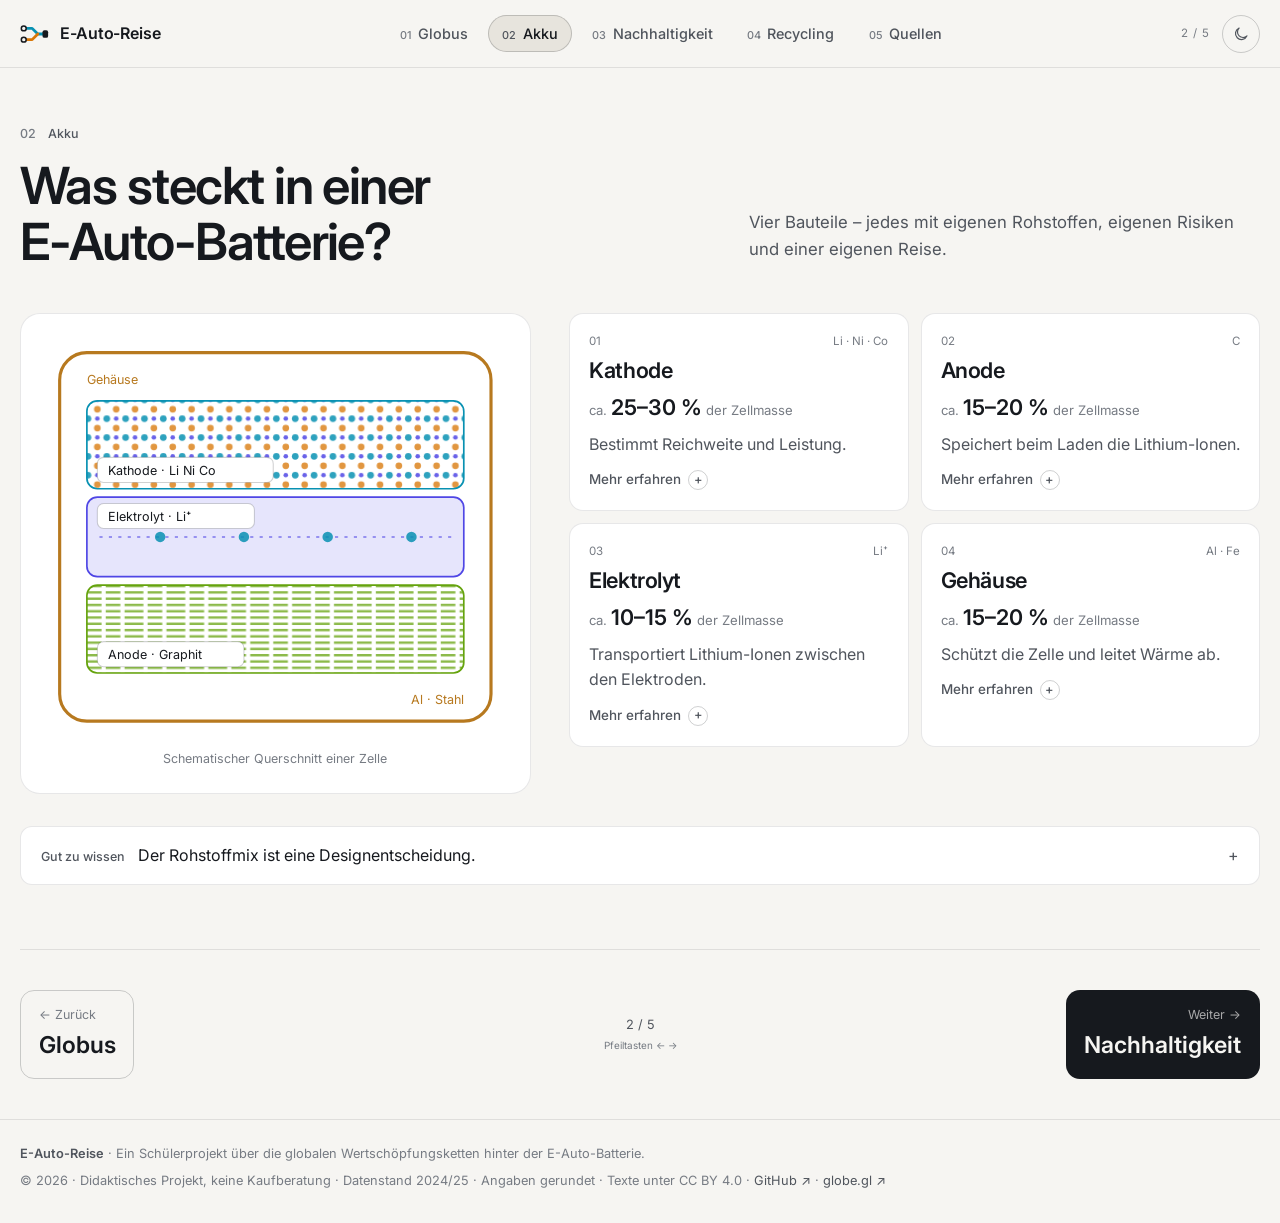
<file: akku.html>
<!DOCTYPE html>
<html lang="de">
<head>
  <meta charset="utf-8">
  <meta name="viewport" content="width=device-width, initial-scale=1, viewport-fit=cover">
  <meta name="description" content="Kathode, Anode, Elektrolyt und Gehäuse: Was in einer E-Auto-Batterie steckt.">
  <meta name="theme-color" content="#0a0d12" media="(prefers-color-scheme: dark)">
  <meta name="theme-color" content="#f6f5f2" media="(prefers-color-scheme: light)">
  <meta name="color-scheme" content="dark light">
  <script>try{var t=localStorage.getItem("theme");if(t==="light"||t==="dark")document.documentElement.setAttribute("data-theme",t)}catch(e){}</script>
  <title>Akku-Bestandteile – E-Auto-Reise</title>

  <link rel="icon" href="assets/favicon.svg" type="image/svg+xml">
  <link rel="preconnect" href="https://fonts.googleapis.com">
  <link rel="preconnect" href="https://fonts.gstatic.com" crossorigin>
  <link href="https://fonts.googleapis.com/css2?family=Inter:wght@400;500;600;700&display=swap" rel="stylesheet">
  <link rel="stylesheet" href="css/styles.css">
</head>
<body data-page="2">
  <a class="skip-link" href="#main">Zum Inhalt springen</a>

  <header class="site-header">
    <div class="wrap header-inner">
      <a class="brand" href="index.html" aria-label="E-Auto-Reise – zur Startseite">
        <span class="brand-mark" aria-hidden="true">
          <svg viewBox="0 0 32 32" fill="none">
            <path d="M4 10h9l6 6h9" stroke="#22d3ee" stroke-width="3" stroke-linecap="round" stroke-linejoin="round"/>
            <path d="M4 22h9l6-6" stroke="#f59e0b" stroke-width="3" stroke-linecap="round" stroke-linejoin="round"/>
            <circle cx="4" cy="10" r="2.6" fill="#0a0d12" stroke="#ece8df" stroke-width="1.6"/>
            <circle cx="4" cy="22" r="2.6" fill="#0a0d12" stroke="#ece8df" stroke-width="1.6"/>
            <rect x="24" y="12" width="6" height="8" rx="2" fill="#ece8df"/>
          </svg>
        </span>
        <span class="brand-text">E-Auto-Reise</span>
      </a>

      <nav class="site-nav" aria-label="Hauptnavigation">
        <a href="index.html"><span class="nav-num">01</span>Globus</a>
        <a href="akku.html" aria-current="page"><span class="nav-num">02</span>Akku</a>
        <a href="nachhaltigkeit.html"><span class="nav-num">03</span>Nachhaltigkeit</a>
        <a href="recycling.html"><span class="nav-num">04</span>Recycling</a>
        <a href="quellen.html"><span class="nav-num">05</span>Quellen</a>
      </nav>

      <div class="header-tools">
        <span class="header-progress" aria-hidden="true">2 / 5</span>
        <button class="theme-toggle" type="button" data-theme-toggle aria-label="Hell/Dunkel umschalten" title="Hell/Dunkel umschalten">
          <svg class="icon-sun" viewBox="0 0 24 24" fill="none" stroke="currentColor" stroke-width="1.6" stroke-linecap="round" aria-hidden="true"><circle cx="12" cy="12" r="4"/><path d="M12 2.5v2M12 19.5v2M4.6 4.6l1.4 1.4M18 18l1.4 1.4M2.5 12h2M19.5 12h2M4.6 19.4 6 18M18 6l1.4-1.4"/></svg>
          <svg class="icon-moon" viewBox="0 0 24 24" fill="none" stroke="currentColor" stroke-width="1.6" stroke-linecap="round" stroke-linejoin="round" aria-hidden="true"><path d="M20 14.5A8 8 0 1 1 9.5 4a6.5 6.5 0 0 0 10.5 10.5Z"/></svg>
        </button>
      </div>
    </div>
  </header>

  <main id="main" class="page">
    <section class="page-section" aria-labelledby="akku-title">
      <div class="wrap">
        <header class="page-head" data-reveal>
          <p class="section-index"><span>02</span> Akku</p>
          <h1 id="akku-title">Was steckt in einer <em class="nowrap">E-Auto-Batterie</em>?</h1>
          <p class="section-lead">Vier Bauteile – jedes mit eigenen Rohstoffen, eigenen Risiken und einer eigenen Reise.</p>
        </header>

        <div class="components-layout">
          <figure class="cell-figure" data-reveal aria-hidden="true">
            <svg class="cell-svg" viewBox="0 0 440 380">
              <defs>
                <pattern id="pCathode" width="18" height="18" patternUnits="userSpaceOnUse">
                  <circle cx="5" cy="5" r="3.2" fill="#22d3ee"/>
                  <circle cx="14" cy="14" r="3.2" fill="#f59e0b" opacity=".9"/>
                  <circle cx="14" cy="5" r="2.2" fill="#818cf8"/>
                </pattern>
                <pattern id="pAnode" width="40" height="12" patternUnits="userSpaceOnUse">
                  <path d="M0 3h40M0 9h40" stroke="#a3e635" stroke-width="2.4" stroke-dasharray="14 4"/>
                </pattern>
              </defs>

              <g class="layer layer--gehaeuse">
                <rect x="14" y="14" width="412" height="352" rx="26" class="layer-frame"/>
                <text x="40" y="44" class="layer-label">Gehäuse</text>
              </g>

              <g class="layer layer--kathode">
                <rect x="40" y="60" width="360" height="84" rx="10" fill="url(#pCathode)" opacity=".85"/>
                <rect x="40" y="60" width="360" height="84" rx="10" class="layer-edge" stroke="#22d3ee"/>
                <rect x="50" y="114" width="168" height="24" rx="6" class="tag-bg"/><text x="60" y="131" class="layer-tag">Kathode · Li Ni Co</text>
              </g>

              <g class="layer layer--elektrolyt">
                <rect x="40" y="152" width="360" height="76" rx="10" fill="#818cf8" fill-opacity=".14" stroke="#818cf8" class="layer-edge"/>
                <path d="M52 190 H388" stroke="#818cf8" stroke-width="1.5" stroke-dasharray="3 6" opacity=".7"/>
                <g class="ions">
                  <circle cx="110" cy="190" r="5" fill="#22d3ee" class="ion" style="--i:0"/>
                  <circle cx="190" cy="190" r="5" fill="#22d3ee" class="ion" style="--i:1"/>
                  <circle cx="270" cy="190" r="5" fill="#22d3ee" class="ion" style="--i:2"/>
                  <circle cx="350" cy="190" r="5" fill="#22d3ee" class="ion" style="--i:3"/>
                </g>
                <rect x="50" y="158" width="150" height="24" rx="6" class="tag-bg"/><text x="60" y="175" class="layer-tag">Elektrolyt · Li⁺</text>
              </g>

              <g class="layer layer--anode">
                <rect x="40" y="236" width="360" height="84" rx="10" fill="url(#pAnode)" opacity=".75"/>
                <rect x="40" y="236" width="360" height="84" rx="10" class="layer-edge" stroke="#a3e635"/>
                <rect x="50" y="290" width="140" height="24" rx="6" class="tag-bg"/><text x="60" y="307" class="layer-tag">Anode · Graphit</text>
              </g>

              <g class="layer layer--gehaeuse">
                <text x="400" y="350" class="layer-label" text-anchor="end">Al · Stahl</text>
              </g>
            </svg>
            <figcaption>Schematischer Querschnitt einer Zelle</figcaption>
          </figure>

          <ul class="component-grid">
          <li class="component" data-layer="kathode" style="--c:#22d3ee" data-reveal>
            <div class="component-top"><span class="component-num">01</span><span class="component-chem">Li · Ni · Co</span></div>
            <h2>Kathode</h2>
            <p class="component-share">ca. <strong>25–30 %</strong> der Zellmasse</p>
            <p class="component-short">Bestimmt Reichweite und Leistung.</p>
            <details class="more">
              <summary>Mehr erfahren</summary>
              <p>Bestimmt Reichweite und Leistung. Bei NMC-Akkus stecken hier Lithium, Nickel, Kobalt und Mangan; LFP setzt auf Eisenphosphat.</p>
              <ul class="tag-list"><li>Lithium</li><li>Nickel</li><li>Kobalt</li></ul>
            </details>
          </li>
          <li class="component" data-layer="anode" style="--c:#a3e635" data-reveal>
            <div class="component-top"><span class="component-num">02</span><span class="component-chem">C</span></div>
            <h2>Anode</h2>
            <p class="component-share">ca. <strong>15–20 %</strong> der Zellmasse</p>
            <p class="component-short">Speichert beim Laden die Lithium-Ionen.</p>
            <details class="more">
              <summary>Mehr erfahren</summary>
              <p>Graphit nimmt beim Laden Lithium-Ionen auf und speichert sie. Über 90 % der Batterie-Anoden werden heute aus Graphit gefertigt.</p>
              <ul class="tag-list"><li>Naturgraphit</li><li>Synthetikgraphit</li></ul>
            </details>
          </li>
          <li class="component" data-layer="elektrolyt" style="--c:#818cf8" data-reveal>
            <div class="component-top"><span class="component-num">03</span><span class="component-chem">Li⁺</span></div>
            <h2>Elektrolyt</h2>
            <p class="component-share">ca. <strong>10–15 %</strong> der Zellmasse</p>
            <p class="component-short">Transportiert Lithium-Ionen zwischen den Elektroden.</p>
            <details class="more">
              <summary>Mehr erfahren</summary>
              <p>Die leitfähige Flüssigkeit transportiert Lithium-Ionen zwischen den Elektroden. Sie besteht aus Lithiumsalzen und organischen Lösungsmitteln.</p>
              <ul class="tag-list"><li>LiPF₆</li><li>Lösungsmittel</li><li>Additive</li></ul>
            </details>
          </li>
          <li class="component" data-layer="gehaeuse" style="--c:#e8b86a" data-reveal>
            <div class="component-top"><span class="component-num">04</span><span class="component-chem">Al · Fe</span></div>
            <h2>Gehäuse</h2>
            <p class="component-share">ca. <strong>15–20 %</strong> der Zellmasse</p>
            <p class="component-short">Schützt die Zelle und leitet Wärme ab.</p>
            <details class="more">
              <summary>Mehr erfahren</summary>
              <p>Schützt die Zelle, leitet Wärme ab und hält das Modul stabil. Aluminium und Stahl machen einen erheblichen Teil der Batteriemasse aus.</p>
              <ul class="tag-list"><li>Aluminium</li><li>Stahl</li><li>Kunststoff</li></ul>
            </details>
          </li>
          </ul>
        </div>

        <details class="note" data-reveal>
          <summary><strong>Gut zu wissen</strong> Der Rohstoffmix ist eine Designentscheidung.</summary>
          <p>
            Masseangaben variieren je nach Zellchemie und Format
            (z. B. zylindrisch, prismatisch, Pouch). LFP-Zellen kommen ganz ohne Kobalt und Nickel
            in der Kathode aus – der Rohstoffmix ist also eine Designentscheidung.
          </p>
        </details>
      </div>
    </section>

    <nav class="pager wrap" aria-label="Rundgang">
        <a class="pager-link pager-link--prev" href="index.html" rel="prev" data-pager="prev"><span>← Zurück</span><strong>Globus</strong></a>
        <span class="pager-count">2 / 5<small>Pfeiltasten ← →</small></span>
        <a class="pager-link pager-link--next" href="nachhaltigkeit.html" rel="next" data-pager="next"><span>Weiter →</span><strong>Nachhaltigkeit</strong></a>
    </nav>
  </main>

  <footer class="site-footer">
    <div class="wrap footer-inner">
      <p class="footer-about"><strong>E-Auto-Reise</strong> · Ein Schülerprojekt über die globalen Wertschöpfungsketten hinter der E-Auto-Batterie.</p>
      <p class="footer-meta">
        © <span id="year">2026</span> · Didaktisches Projekt, keine Kaufberatung · Datenstand 2024/25 · Angaben gerundet · Texte unter CC BY 4.0 ·
        <a href="https://github.com/cokonut19/E-Auto-Reise" target="_blank" rel="noopener">GitHub ↗</a> ·
        <a href="https://globe.gl" target="_blank" rel="noopener">globe.gl ↗</a>
      </p>
    </div>
  </footer>

  <nav class="tabbar" aria-label="Seiten">
    <a href="index.html"><svg viewBox="0 0 24 24" fill="none" stroke="currentColor" stroke-width="1.6" stroke-linecap="round" stroke-linejoin="round" aria-hidden="true"><circle cx="12" cy="12" r="8.5"/><path d="M3.5 12h17M12 3.5c2.6 2.3 3.8 5.1 3.8 8.5s-1.2 6.2-3.8 8.5c-2.6-2.3-3.8-5.1-3.8-8.5s1.2-6.2 3.8-8.5Z"/></svg><span>Globus</span></a>
    <a href="akku.html" aria-current="page"><svg viewBox="0 0 24 24" fill="none" stroke="currentColor" stroke-width="1.6" stroke-linecap="round" stroke-linejoin="round" aria-hidden="true"><rect x="3" y="7" width="15.5" height="10" rx="2.2"/><path d="M21 10.5v3"/><path d="M7 10v4M10.5 10v4"/></svg><span>Akku</span></a>
    <a href="nachhaltigkeit.html"><svg viewBox="0 0 24 24" fill="none" stroke="currentColor" stroke-width="1.6" stroke-linecap="round" stroke-linejoin="round" aria-hidden="true"><path d="M20 4C12 4 5 8 5 15c0 2 .8 3.7 2.2 5C9 18 12.5 15 20 13.5V4Z"/><path d="M7 20c1-4 4-7 8-9"/></svg><span>Nachhaltig</span></a>
    <a href="recycling.html"><svg viewBox="0 0 24 24" fill="none" stroke="currentColor" stroke-width="1.6" stroke-linecap="round" stroke-linejoin="round" aria-hidden="true"><path d="M20 12a8 8 0 0 1-13.7 5.6"/><path d="M4 12a8 8 0 0 1 13.7-5.6"/><path d="M18 3v3.6h-3.6M6 21v-3.6h3.6"/></svg><span>Recycling</span></a>
    <a href="quellen.html"><svg viewBox="0 0 24 24" fill="none" stroke="currentColor" stroke-width="1.6" stroke-linecap="round" stroke-linejoin="round" aria-hidden="true"><path d="M5 4.5A1.5 1.5 0 0 1 6.5 3H19v15H6.5A1.5 1.5 0 0 0 5 19.5v-15Z"/><path d="M5 19.5A1.5 1.5 0 0 0 6.5 21H19v-3"/><path d="M9 7.5h6M9 11h4"/></svg><span>Quellen</span></a>
  </nav>

  <noscript>
    <div class="noscript-banner">
      JavaScript ist deaktiviert. Die Inhalte sind lesbar, der interaktive Globus und die Filter benötigen jedoch JavaScript.
    </div>
  </noscript>

  <script src="js/app.js" defer></script>
</body>
</html>
</file>
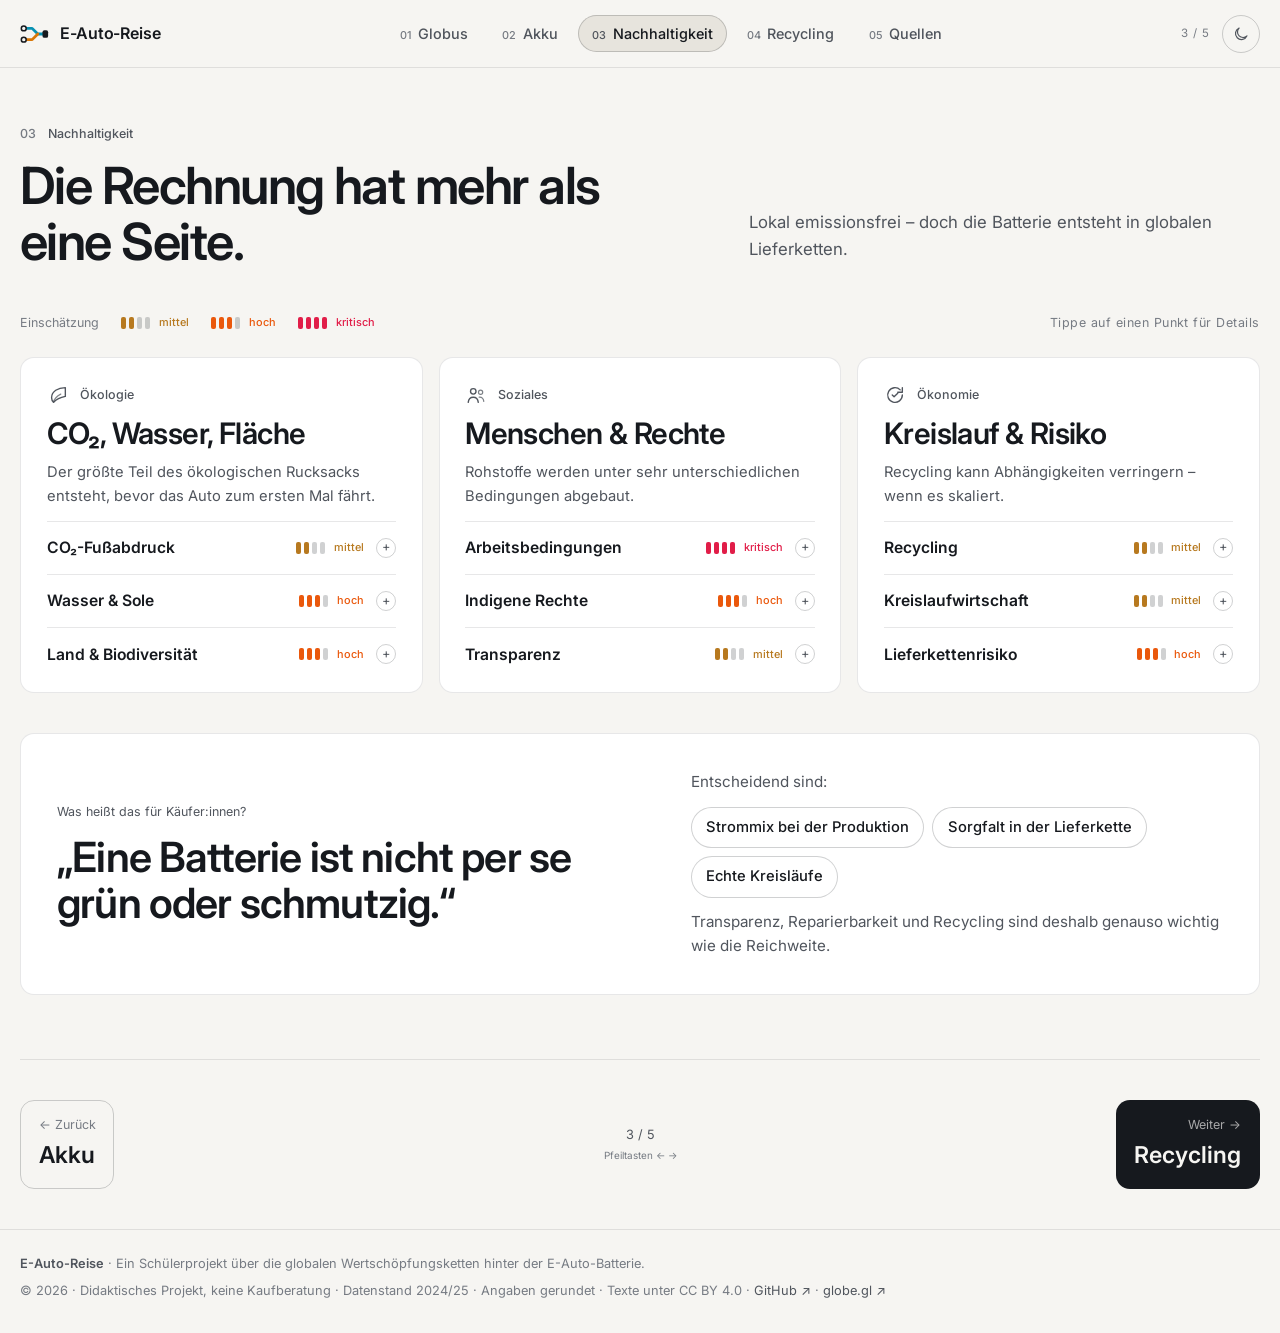
<file: nachhaltigkeit.html>
<!DOCTYPE html>
<html lang="de">
<head>
  <meta charset="utf-8">
  <meta name="viewport" content="width=device-width, initial-scale=1, viewport-fit=cover">
  <meta name="description" content="Ökologie, Soziales und Ökonomie: der Nachhaltigkeits-Check der E-Auto-Batterie.">
  <meta name="theme-color" content="#0a0d12" media="(prefers-color-scheme: dark)">
  <meta name="theme-color" content="#f6f5f2" media="(prefers-color-scheme: light)">
  <meta name="color-scheme" content="dark light">
  <script>try{var t=localStorage.getItem("theme");if(t==="light"||t==="dark")document.documentElement.setAttribute("data-theme",t)}catch(e){}</script>
  <title>Nachhaltigkeits-Check – E-Auto-Reise</title>

  <link rel="icon" href="assets/favicon.svg" type="image/svg+xml">
  <link rel="preconnect" href="https://fonts.googleapis.com">
  <link rel="preconnect" href="https://fonts.gstatic.com" crossorigin>
  <link href="https://fonts.googleapis.com/css2?family=Inter:wght@400;500;600;700&display=swap" rel="stylesheet">
  <link rel="stylesheet" href="css/styles.css">
</head>
<body data-page="3">
  <a class="skip-link" href="#main">Zum Inhalt springen</a>

  <header class="site-header">
    <div class="wrap header-inner">
      <a class="brand" href="index.html" aria-label="E-Auto-Reise – zur Startseite">
        <span class="brand-mark" aria-hidden="true">
          <svg viewBox="0 0 32 32" fill="none">
            <path d="M4 10h9l6 6h9" stroke="#22d3ee" stroke-width="3" stroke-linecap="round" stroke-linejoin="round"/>
            <path d="M4 22h9l6-6" stroke="#f59e0b" stroke-width="3" stroke-linecap="round" stroke-linejoin="round"/>
            <circle cx="4" cy="10" r="2.6" fill="#0a0d12" stroke="#ece8df" stroke-width="1.6"/>
            <circle cx="4" cy="22" r="2.6" fill="#0a0d12" stroke="#ece8df" stroke-width="1.6"/>
            <rect x="24" y="12" width="6" height="8" rx="2" fill="#ece8df"/>
          </svg>
        </span>
        <span class="brand-text">E-Auto-Reise</span>
      </a>

      <nav class="site-nav" aria-label="Hauptnavigation">
        <a href="index.html"><span class="nav-num">01</span>Globus</a>
        <a href="akku.html"><span class="nav-num">02</span>Akku</a>
        <a href="nachhaltigkeit.html" aria-current="page"><span class="nav-num">03</span>Nachhaltigkeit</a>
        <a href="recycling.html"><span class="nav-num">04</span>Recycling</a>
        <a href="quellen.html"><span class="nav-num">05</span>Quellen</a>
      </nav>

      <div class="header-tools">
        <span class="header-progress" aria-hidden="true">3 / 5</span>
        <button class="theme-toggle" type="button" data-theme-toggle aria-label="Hell/Dunkel umschalten" title="Hell/Dunkel umschalten">
          <svg class="icon-sun" viewBox="0 0 24 24" fill="none" stroke="currentColor" stroke-width="1.6" stroke-linecap="round" aria-hidden="true"><circle cx="12" cy="12" r="4"/><path d="M12 2.5v2M12 19.5v2M4.6 4.6l1.4 1.4M18 18l1.4 1.4M2.5 12h2M19.5 12h2M4.6 19.4 6 18M18 6l1.4-1.4"/></svg>
          <svg class="icon-moon" viewBox="0 0 24 24" fill="none" stroke="currentColor" stroke-width="1.6" stroke-linecap="round" stroke-linejoin="round" aria-hidden="true"><path d="M20 14.5A8 8 0 1 1 9.5 4a6.5 6.5 0 0 0 10.5 10.5Z"/></svg>
        </button>
      </div>
    </div>
  </header>

  <main id="main" class="page">
    <section class="page-section" aria-labelledby="impact-title">
      <div class="wrap">
        <header class="page-head" data-reveal>
          <p class="section-index"><span>03</span> Nachhaltigkeit</p>
          <h1 id="impact-title">Die Rechnung hat <em>mehr als eine Seite</em>.</h1>
          <p class="section-lead">Lokal emissionsfrei – doch die Batterie entsteht in globalen Lieferketten.</p>
        </header>

        <div class="level-key" data-reveal>
          <span>Einschätzung</span>
          <span class="level level--medium"><i></i><i></i><i></i><i></i>mittel</span>
          <span class="level level--high"><i></i><i></i><i></i><i></i>hoch</span>
          <span class="level level--critical"><i></i><i></i><i></i><i></i>kritisch</span>
          <span class="level-key-hint">Tippe auf einen Punkt für Details</span>
        </div>

        <div class="impact-grid">
          <article class="impact-column" style="--c:#a3e635" data-reveal>
            <div class="impact-header">
              <span class="impact-icon" aria-hidden="true"><svg viewBox="0 0 24 24" fill="none"><path d="M20 4C12 4 5 8 5 15c0 2 .8 3.7 2.2 5C9 18 12.5 15 20 13.5V4Z" stroke="currentColor" stroke-width="1.5" stroke-linejoin="round"/><path d="M7 20c1-4 4-7 8-9" stroke="currentColor" stroke-width="1.4" stroke-linecap="round" opacity=".7"/></svg></span>
              <span class="impact-tag">Ökologie</span>
            </div>
            <h2>CO₂, Wasser, Fläche</h2>
            <p class="impact-intro">Der größte Teil des ökologischen Rucksacks entsteht, bevor das Auto zum ersten Mal fährt.</p>
            <ul class="impact-list">
                <li>
                  <details>
                    <summary><strong>CO₂-Fußabdruck</strong><span class="level level--medium"><i></i><i></i><i></i><i></i>mittel</span></summary>
                    <p>Die Zellfertigung ist energieintensiv. Studien nennen oft rund 60–100 kg CO₂e pro kWh Kapazität – der Strommix entscheidet mit.</p>
                  </details>
                </li>
                <li>
                  <details>
                    <summary><strong>Wasser &amp; Sole</strong><span class="level level--high"><i></i><i></i><i></i><i></i>hoch</span></summary>
                    <p>In der Atacama verdunstet Sole in riesigen Becken. Das kann den Grundwasserspiegel und lokale Ökosysteme unter Druck setzen.</p>
                  </details>
                </li>
                <li>
                  <details>
                    <summary><strong>Land &amp; Biodiversität</strong><span class="level level--high"><i></i><i></i><i></i><i></i>hoch</span></summary>
                    <p>Nickel- und Graphitabbau verändern Landschaften. Regenwald, Böden und Küsten können dauerhaft geschädigt werden.</p>
                  </details>
                </li>
            </ul>
          </article>
          <article class="impact-column" style="--c:#fb7185" data-reveal>
            <div class="impact-header">
              <span class="impact-icon" aria-hidden="true"><svg viewBox="0 0 24 24" fill="none"><circle cx="9" cy="8" r="3" stroke="currentColor" stroke-width="1.5"/><path d="M3.5 20c.4-3.4 2.4-5.5 5.5-5.5s5.1 2.1 5.5 5.5" stroke="currentColor" stroke-width="1.5" stroke-linecap="round"/><circle cx="17" cy="9" r="2.3" stroke="currentColor" stroke-width="1.3" opacity=".75"/><path d="M15.5 14.3c2.9-.3 4.7 1.6 5 4.7" stroke="currentColor" stroke-width="1.3" stroke-linecap="round" opacity=".75"/></svg></span>
              <span class="impact-tag">Soziales</span>
            </div>
            <h2>Menschen &amp; Rechte</h2>
            <p class="impact-intro">Rohstoffe werden unter sehr unterschiedlichen Bedingungen abgebaut.</p>
            <ul class="impact-list">
                <li>
                  <details>
                    <summary><strong>Arbeitsbedingungen</strong><span class="level level--critical"><i></i><i></i><i></i><i></i>kritisch</span></summary>
                    <p>Im handwerklichen Kobaltbergbau im Kongo arbeiten Menschen unter gefährlichen Bedingungen; Kinderarbeit ist dokumentiert.</p>
                  </details>
                </li>
                <li>
                  <details>
                    <summary><strong>Indigene Rechte</strong><span class="level level--high"><i></i><i></i><i></i><i></i>hoch</span></summary>
                    <p>Gemeinschaften in Chile und Indonesien fordern Mitbestimmung, faire Entschädigung und die Einhaltung von FPIC-Standards.</p>
                  </details>
                </li>
                <li>
                  <details>
                    <summary><strong>Transparenz</strong><span class="level level--medium"><i></i><i></i><i></i><i></i>mittel</span></summary>
                    <p>Lieferketten sind lang. Die EU-Batterieverordnung führt schrittweise Sorgfaltspflichten und einen digitalen Batteriepass ein.</p>
                  </details>
                </li>
            </ul>
          </article>
          <article class="impact-column" style="--c:#22d3ee" data-reveal>
            <div class="impact-header">
              <span class="impact-icon" aria-hidden="true"><svg viewBox="0 0 24 24" fill="none"><path d="M20 12a8 8 0 1 1-2.3-5.6" stroke="currentColor" stroke-width="1.5" stroke-linecap="round"/><path d="M20 4v5h-5" stroke="currentColor" stroke-width="1.5" stroke-linecap="round" stroke-linejoin="round"/><path d="m9 12 2 2 4-4" stroke="currentColor" stroke-width="1.5" stroke-linecap="round" stroke-linejoin="round"/></svg></span>
              <span class="impact-tag">Ökonomie</span>
            </div>
            <h2>Kreislauf &amp; Risiko</h2>
            <p class="impact-intro">Recycling kann Abhängigkeiten verringern – wenn es skaliert.</p>
            <ul class="impact-list">
                <li>
                  <details>
                    <summary><strong>Recycling</strong><span class="level level--medium"><i></i><i></i><i></i><i></i>mittel</span></summary>
                    <p>Die EU schreibt ab 2027 Mindestquoten für die Rückgewinnung von Lithium, Kobalt, Nickel und Kupfer vor. <a class="inline-link" href="recycling.html">Mehr zum Recycling →</a></p>
                  </details>
                </li>
                <li>
                  <details>
                    <summary><strong>Kreislaufwirtschaft</strong><span class="level level--medium"><i></i><i></i><i></i><i></i>mittel</span></summary>
                    <p>Second Life und reparierbare Designs können den Rohstoffbedarf senken – aber erst, wenn genügend Batterien zurückkommen.</p>
                  </details>
                </li>
                <li>
                  <details>
                    <summary><strong>Lieferkettenrisiko</strong><span class="level level--high"><i></i><i></i><i></i><i></i>hoch</span></summary>
                    <p>Rohstoffpreise schwanken stark. Die Konzentration bei der Verarbeitung macht die Wertschöpfungskette verwundbar.</p>
                  </details>
                </li>
            </ul>
          </article>
        </div>

        <div class="verdict" data-reveal>
          <div>
            <p class="verdict-kicker">Was heißt das für Käufer:innen?</p>
            <blockquote>Eine Batterie ist nicht per se grün oder schmutzig.</blockquote>
          </div>
          <div class="verdict-side">
            <p class="verdict-text">Entscheidend sind:</p>
            <ul class="verdict-chips">
              <li>Strommix bei der Produktion</li>
              <li>Sorgfalt in der Lieferkette</li>
              <li>Echte Kreisläufe</li>
            </ul>
            <p class="verdict-text">Transparenz, Reparierbarkeit und Recycling sind deshalb genauso wichtig wie die Reichweite.</p>
          </div>
        </div>
      </div>
    </section>

    <nav class="pager wrap" aria-label="Rundgang">
        <a class="pager-link pager-link--prev" href="akku.html" rel="prev" data-pager="prev"><span>← Zurück</span><strong>Akku</strong></a>
        <span class="pager-count">3 / 5<small>Pfeiltasten ← →</small></span>
        <a class="pager-link pager-link--next" href="recycling.html" rel="next" data-pager="next"><span>Weiter →</span><strong>Recycling</strong></a>
    </nav>
  </main>

  <footer class="site-footer">
    <div class="wrap footer-inner">
      <p class="footer-about"><strong>E-Auto-Reise</strong> · Ein Schülerprojekt über die globalen Wertschöpfungsketten hinter der E-Auto-Batterie.</p>
      <p class="footer-meta">
        © <span id="year">2026</span> · Didaktisches Projekt, keine Kaufberatung · Datenstand 2024/25 · Angaben gerundet · Texte unter CC BY 4.0 ·
        <a href="https://github.com/cokonut19/E-Auto-Reise" target="_blank" rel="noopener">GitHub ↗</a> ·
        <a href="https://globe.gl" target="_blank" rel="noopener">globe.gl ↗</a>
      </p>
    </div>
  </footer>

  <nav class="tabbar" aria-label="Seiten">
    <a href="index.html"><svg viewBox="0 0 24 24" fill="none" stroke="currentColor" stroke-width="1.6" stroke-linecap="round" stroke-linejoin="round" aria-hidden="true"><circle cx="12" cy="12" r="8.5"/><path d="M3.5 12h17M12 3.5c2.6 2.3 3.8 5.1 3.8 8.5s-1.2 6.2-3.8 8.5c-2.6-2.3-3.8-5.1-3.8-8.5s1.2-6.2 3.8-8.5Z"/></svg><span>Globus</span></a>
    <a href="akku.html"><svg viewBox="0 0 24 24" fill="none" stroke="currentColor" stroke-width="1.6" stroke-linecap="round" stroke-linejoin="round" aria-hidden="true"><rect x="3" y="7" width="15.5" height="10" rx="2.2"/><path d="M21 10.5v3"/><path d="M7 10v4M10.5 10v4"/></svg><span>Akku</span></a>
    <a href="nachhaltigkeit.html" aria-current="page"><svg viewBox="0 0 24 24" fill="none" stroke="currentColor" stroke-width="1.6" stroke-linecap="round" stroke-linejoin="round" aria-hidden="true"><path d="M20 4C12 4 5 8 5 15c0 2 .8 3.7 2.2 5C9 18 12.5 15 20 13.5V4Z"/><path d="M7 20c1-4 4-7 8-9"/></svg><span>Nachhaltig</span></a>
    <a href="recycling.html"><svg viewBox="0 0 24 24" fill="none" stroke="currentColor" stroke-width="1.6" stroke-linecap="round" stroke-linejoin="round" aria-hidden="true"><path d="M20 12a8 8 0 0 1-13.7 5.6"/><path d="M4 12a8 8 0 0 1 13.7-5.6"/><path d="M18 3v3.6h-3.6M6 21v-3.6h3.6"/></svg><span>Recycling</span></a>
    <a href="quellen.html"><svg viewBox="0 0 24 24" fill="none" stroke="currentColor" stroke-width="1.6" stroke-linecap="round" stroke-linejoin="round" aria-hidden="true"><path d="M5 4.5A1.5 1.5 0 0 1 6.5 3H19v15H6.5A1.5 1.5 0 0 0 5 19.5v-15Z"/><path d="M5 19.5A1.5 1.5 0 0 0 6.5 21H19v-3"/><path d="M9 7.5h6M9 11h4"/></svg><span>Quellen</span></a>
  </nav>

  <noscript>
    <div class="noscript-banner">
      JavaScript ist deaktiviert. Die Inhalte sind lesbar, der interaktive Globus und die Filter benötigen jedoch JavaScript.
    </div>
  </noscript>

  <script src="js/app.js" defer></script>
</body>
</html>
</file>
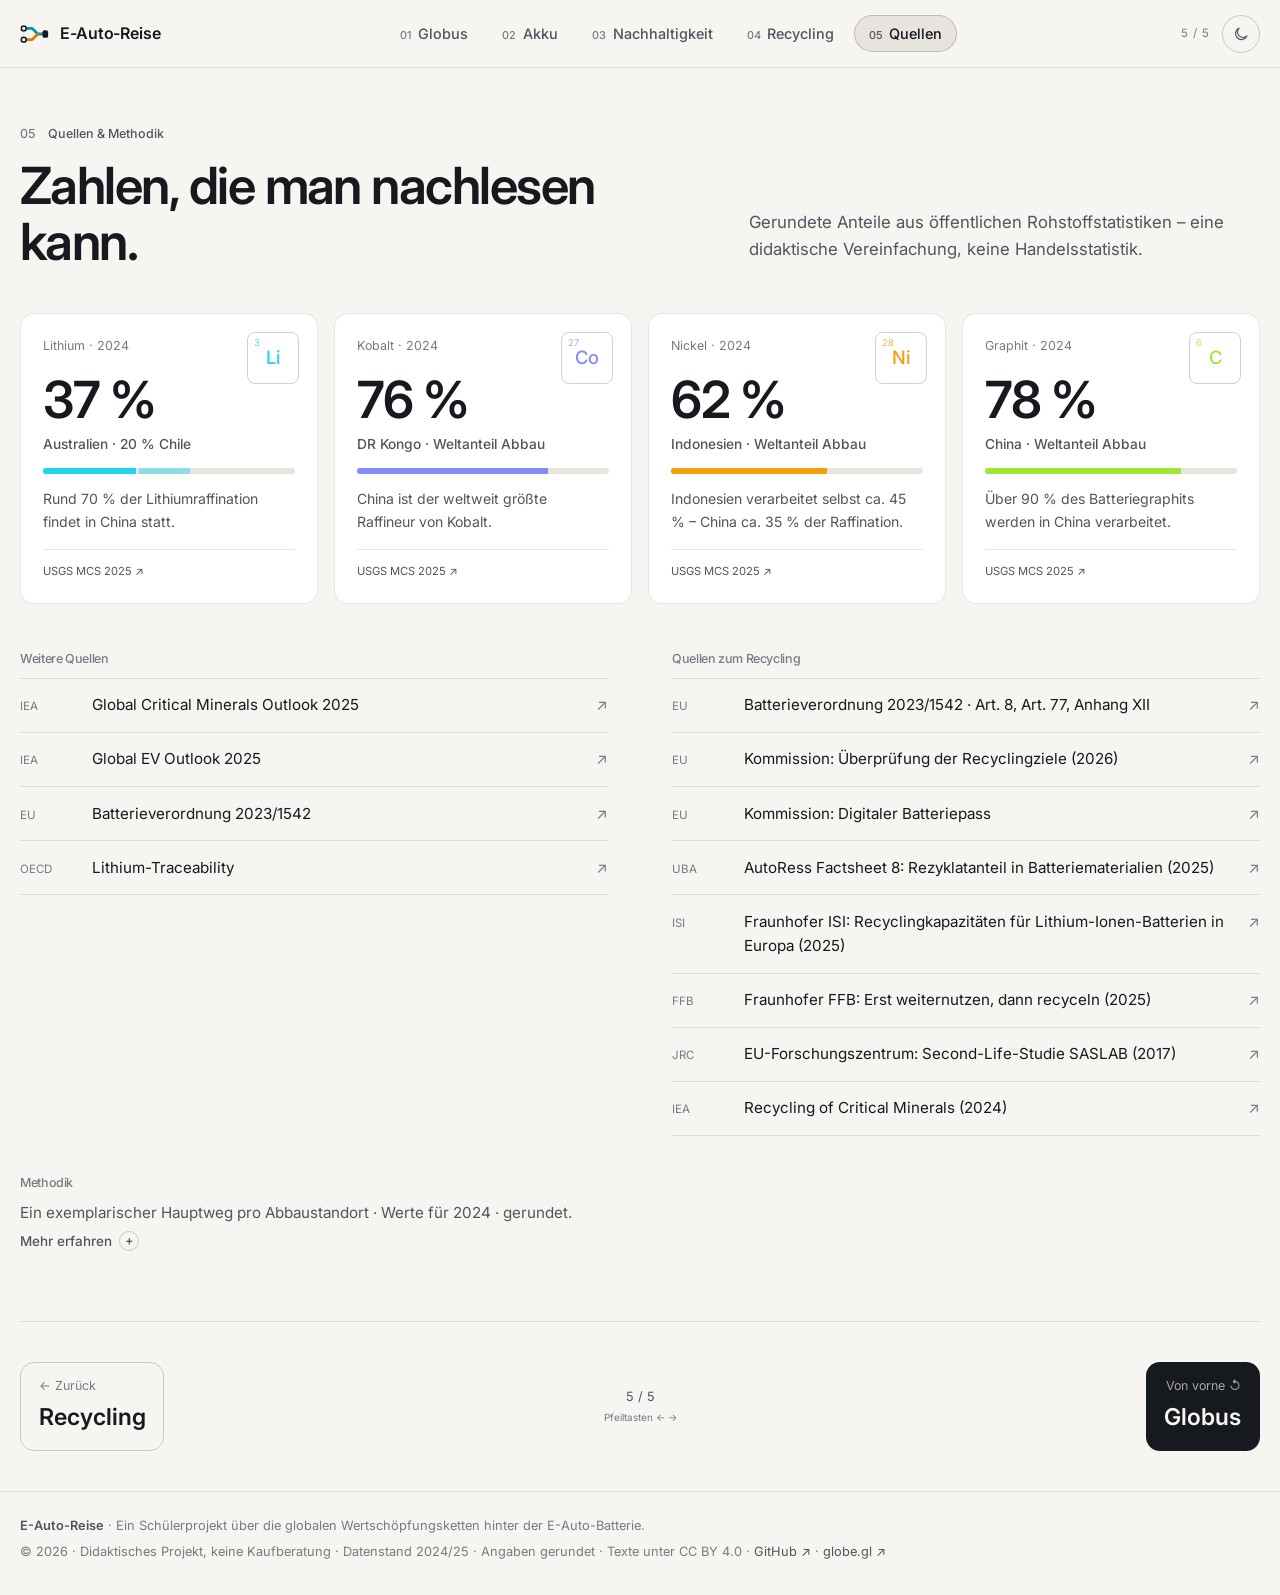
<file: quellen.html>
<!DOCTYPE html>
<html lang="de">
<head>
  <meta charset="utf-8">
  <meta name="viewport" content="width=device-width, initial-scale=1, viewport-fit=cover">
  <meta name="description" content="Quellen und Methodik der E-Auto-Reise: USGS, IEA, EU-Batterieverordnung und OECD.">
  <meta name="theme-color" content="#0a0d12" media="(prefers-color-scheme: dark)">
  <meta name="theme-color" content="#f6f5f2" media="(prefers-color-scheme: light)">
  <meta name="color-scheme" content="dark light">
  <script>try{var t=localStorage.getItem("theme");if(t==="light"||t==="dark")document.documentElement.setAttribute("data-theme",t)}catch(e){}</script>
  <title>Quellen &amp; Methodik – E-Auto-Reise</title>

  <link rel="icon" href="assets/favicon.svg" type="image/svg+xml">
  <link rel="preconnect" href="https://fonts.googleapis.com">
  <link rel="preconnect" href="https://fonts.gstatic.com" crossorigin>
  <link href="https://fonts.googleapis.com/css2?family=Inter:wght@400;500;600;700&display=swap" rel="stylesheet">
  <link rel="stylesheet" href="css/styles.css">
</head>
<body data-page="5">
  <a class="skip-link" href="#main">Zum Inhalt springen</a>

  <header class="site-header">
    <div class="wrap header-inner">
      <a class="brand" href="index.html" aria-label="E-Auto-Reise – zur Startseite">
        <span class="brand-mark" aria-hidden="true">
          <svg viewBox="0 0 32 32" fill="none">
            <path d="M4 10h9l6 6h9" stroke="#22d3ee" stroke-width="3" stroke-linecap="round" stroke-linejoin="round"/>
            <path d="M4 22h9l6-6" stroke="#f59e0b" stroke-width="3" stroke-linecap="round" stroke-linejoin="round"/>
            <circle cx="4" cy="10" r="2.6" fill="#0a0d12" stroke="#ece8df" stroke-width="1.6"/>
            <circle cx="4" cy="22" r="2.6" fill="#0a0d12" stroke="#ece8df" stroke-width="1.6"/>
            <rect x="24" y="12" width="6" height="8" rx="2" fill="#ece8df"/>
          </svg>
        </span>
        <span class="brand-text">E-Auto-Reise</span>
      </a>

      <nav class="site-nav" aria-label="Hauptnavigation">
        <a href="index.html"><span class="nav-num">01</span>Globus</a>
        <a href="akku.html"><span class="nav-num">02</span>Akku</a>
        <a href="nachhaltigkeit.html"><span class="nav-num">03</span>Nachhaltigkeit</a>
        <a href="recycling.html"><span class="nav-num">04</span>Recycling</a>
        <a href="quellen.html" aria-current="page"><span class="nav-num">05</span>Quellen</a>
      </nav>

      <div class="header-tools">
        <span class="header-progress" aria-hidden="true">5 / 5</span>
        <button class="theme-toggle" type="button" data-theme-toggle aria-label="Hell/Dunkel umschalten" title="Hell/Dunkel umschalten">
          <svg class="icon-sun" viewBox="0 0 24 24" fill="none" stroke="currentColor" stroke-width="1.6" stroke-linecap="round" aria-hidden="true"><circle cx="12" cy="12" r="4"/><path d="M12 2.5v2M12 19.5v2M4.6 4.6l1.4 1.4M18 18l1.4 1.4M2.5 12h2M19.5 12h2M4.6 19.4 6 18M18 6l1.4-1.4"/></svg>
          <svg class="icon-moon" viewBox="0 0 24 24" fill="none" stroke="currentColor" stroke-width="1.6" stroke-linecap="round" stroke-linejoin="round" aria-hidden="true"><path d="M20 14.5A8 8 0 1 1 9.5 4a6.5 6.5 0 0 0 10.5 10.5Z"/></svg>
        </button>
      </div>
    </div>
  </header>

  <main id="main" class="page">
    <section class="page-section" aria-labelledby="sources-title">
      <div class="wrap">
        <header class="page-head" data-reveal>
          <p class="section-index"><span>05</span> Quellen &amp; Methodik</p>
          <h1 id="sources-title">Zahlen, die man <em>nachlesen</em> kann.</h1>
          <p class="section-lead">Gerundete Anteile aus öffentlichen Rohstoffstatistiken – eine didaktische Vereinfachung, keine Handelsstatistik.</p>
        </header>

        <div class="source-grid">
          <a class="source-card" style="--c:#22d3ee" href="https://pubs.usgs.gov/periodicals/mcs2025/mcs2025-lithium.pdf" target="_blank" rel="noopener" data-reveal>
            <span class="element"><b>Li</b><small>3</small></span>
            <span class="source-tag">Lithium · 2024</span>
            <strong class="source-number">37 %</strong>
            <span class="source-label">Australien · 20 % Chile</span>
            <span class="source-bar" aria-hidden="true"><i style="width:37%"></i><i style="width:20%"></i></span>
            <p>Rund 70 % der Lithiumraffination findet in China statt.</p>
            <span class="source-link">USGS MCS 2025 <span aria-hidden="true">↗</span></span>
          </a>
          <a class="source-card" style="--c:#818cf8" href="https://pubs.usgs.gov/periodicals/mcs2025/mcs2025-cobalt.pdf" target="_blank" rel="noopener" data-reveal>
            <span class="element"><b>Co</b><small>27</small></span>
            <span class="source-tag">Kobalt · 2024</span>
            <strong class="source-number">76 %</strong>
            <span class="source-label">DR Kongo · Weltanteil Abbau</span>
            <span class="source-bar" aria-hidden="true"><i style="width:76%"></i></span>
            <p>China ist der weltweit größte Raffineur von Kobalt.</p>
            <span class="source-link">USGS MCS 2025 <span aria-hidden="true">↗</span></span>
          </a>
          <a class="source-card" style="--c:#f59e0b" href="https://pubs.usgs.gov/periodicals/mcs2025/mcs2025-nickel.pdf" target="_blank" rel="noopener" data-reveal>
            <span class="element"><b>Ni</b><small>28</small></span>
            <span class="source-tag">Nickel · 2024</span>
            <strong class="source-number">62 %</strong>
            <span class="source-label">Indonesien · Weltanteil Abbau</span>
            <span class="source-bar" aria-hidden="true"><i style="width:62%"></i></span>
            <p>Indonesien verarbeitet selbst ca. 45 % – China ca. 35 % der Raffination.</p>
            <span class="source-link">USGS MCS 2025 <span aria-hidden="true">↗</span></span>
          </a>
          <a class="source-card" style="--c:#a3e635" href="https://pubs.usgs.gov/periodicals/mcs2025/mcs2025-graphite.pdf" target="_blank" rel="noopener" data-reveal>
            <span class="element"><b>C</b><small>6</small></span>
            <span class="source-tag">Graphit · 2024</span>
            <strong class="source-number">78 %</strong>
            <span class="source-label">China · Weltanteil Abbau</span>
            <span class="source-bar" aria-hidden="true"><i style="width:78%"></i></span>
            <p>Über 90 % des Batteriegraphits werden in China verarbeitet.</p>
            <span class="source-link">USGS MCS 2025 <span aria-hidden="true">↗</span></span>
          </a>
        </div>

        <div class="source-meta" data-reveal>
          <div class="source-links">
            <h2>Weitere Quellen</h2>
            <a href="https://www.iea.org/reports/global-critical-minerals-outlook-2025" target="_blank" rel="noopener"><span>IEA</span>Global Critical Minerals Outlook 2025 <span aria-hidden="true">↗</span></a>
            <a href="https://www.iea.org/reports/global-ev-outlook-2025" target="_blank" rel="noopener"><span>IEA</span>Global EV Outlook 2025 <span aria-hidden="true">↗</span></a>
            <a href="https://eur-lex.europa.eu/eli/reg/2023/1542/oj" target="_blank" rel="noopener"><span>EU</span>Batterieverordnung 2023/1542 <span aria-hidden="true">↗</span></a>
            <a href="https://www.oecd.org/en/publications/enhancing-resilience-through-traceability_a898687d-en/full-report/lithium_c523fa54.html" target="_blank" rel="noopener"><span>OECD</span>Lithium-Traceability <span aria-hidden="true">↗</span></a>
          </div>
          <div class="source-links">
            <h2>Quellen zum Recycling</h2>
            <a href="https://eur-lex.europa.eu/eli/reg/2023/1542/oj" target="_blank" rel="noopener"><span>EU</span>Batterieverordnung 2023/1542 · Art. 8, Art. 77, Anhang XII <span aria-hidden="true">↗</span></a>
            <a href="https://environment.ec.europa.eu/news/waste-batteries-recycling-targets-remain-fit-purpose-2026-09-11_en" target="_blank" rel="noopener"><span>EU</span>Kommission: Überprüfung der Recyclingziele (2026) <span aria-hidden="true">↗</span></a>
            <a href="https://single-market-economy.ec.europa.eu/single-market/digital-product-passport/batteries_en" target="_blank" rel="noopener"><span>EU</span>Kommission: Digitaler Batteriepass <span aria-hidden="true">↗</span></a>
            <a href="https://www.umweltbundesamt.de/system/files/medien/11850/publikationen/2026-08/AutoRess_Factsheet_8_Recyclatanteil_in_Batteriematerialien_DE.pdf" target="_blank" rel="noopener"><span>UBA</span>AutoRess Factsheet 8: Rezyklatanteil in Batteriematerialien (2025) <span aria-hidden="true">↗</span></a>
            <a href="https://www.isi.fraunhofer.de/en/blog/themen/batterie-update/batterie-recycling_europa_kapazitaeten_bedarf_update_2025.html" target="_blank" rel="noopener"><span>ISI</span>Fraunhofer ISI: Recyclingkapazitäten für Lithium-Ionen-Batterien in Europa (2025) <span aria-hidden="true">↗</span></a>
            <a href="https://www.ffb.fraunhofer.de/content/dam/ipt/forschungsfertigung-batteriezelle/Bilder/presse-medien/studie-recycling-or-second-use--supply-potentials-and-climate-effects-of-end-of-life-electric-vehicle-batteries/Press%20release_FFB_Study_End-of-Life%20Electric%20Vehicle%20Batteries.pdf" target="_blank" rel="noopener"><span>FFB</span>Fraunhofer FFB: Erst weiternutzen, dann recyceln (2025) <span aria-hidden="true">↗</span></a>
            <a href="https://publications.jrc.ec.europa.eu/repository/handle/JRC108503" target="_blank" rel="noopener"><span>JRC</span>EU-Forschungszentrum: Second-Life-Studie SASLAB (2017) <span aria-hidden="true">↗</span></a>
            <a href="https://www.iea.org/reports/recycling-of-critical-minerals" target="_blank" rel="noopener"><span>IEA</span>Recycling of Critical Minerals (2024) <span aria-hidden="true">↗</span></a>
          </div>
          <div class="method-note">
            <h2>Methodik</h2>
            <p class="method-short">Ein exemplarischer Hauptweg pro Abbaustandort · Werte für 2024 · gerundet.</p>
            <details class="more">
              <summary>Mehr erfahren</summary>
              <p>
                Die Karte zeigt einen exemplarischen Hauptweg pro Abbaustandort.
                In der Realität laufen Rohstoffe über mehrere Häfen, Zwischenhändler und Raffinerien.
                Produktionsanteile beziehen sich, wenn nicht anders angegeben, auf das Jahr 2024 und sind gerundet.
                Die Darstellung erhebt keinen Anspruch auf Vollständigkeit.
              </p>
            </details>
          </div>
        </div>
      </div>
    </section>

    <nav class="pager wrap" aria-label="Rundgang">
        <a class="pager-link pager-link--prev" href="recycling.html" rel="prev" data-pager="prev"><span>← Zurück</span><strong>Recycling</strong></a>
        <span class="pager-count">5 / 5<small>Pfeiltasten ← →</small></span>
        <a class="pager-link pager-link--next" href="index.html" data-pager="restart"><span>Von vorne ↺</span><strong>Globus</strong></a>
    </nav>
  </main>

  <footer class="site-footer">
    <div class="wrap footer-inner">
      <p class="footer-about"><strong>E-Auto-Reise</strong> · Ein Schülerprojekt über die globalen Wertschöpfungsketten hinter der E-Auto-Batterie.</p>
      <p class="footer-meta">
        © <span id="year">2026</span> · Didaktisches Projekt, keine Kaufberatung · Datenstand 2024/25 · Angaben gerundet · Texte unter CC BY 4.0 ·
        <a href="https://github.com/cokonut19/E-Auto-Reise" target="_blank" rel="noopener">GitHub ↗</a> ·
        <a href="https://globe.gl" target="_blank" rel="noopener">globe.gl ↗</a>
      </p>
    </div>
  </footer>

  <nav class="tabbar" aria-label="Seiten">
    <a href="index.html"><svg viewBox="0 0 24 24" fill="none" stroke="currentColor" stroke-width="1.6" stroke-linecap="round" stroke-linejoin="round" aria-hidden="true"><circle cx="12" cy="12" r="8.5"/><path d="M3.5 12h17M12 3.5c2.6 2.3 3.8 5.1 3.8 8.5s-1.2 6.2-3.8 8.5c-2.6-2.3-3.8-5.1-3.8-8.5s1.2-6.2 3.8-8.5Z"/></svg><span>Globus</span></a>
    <a href="akku.html"><svg viewBox="0 0 24 24" fill="none" stroke="currentColor" stroke-width="1.6" stroke-linecap="round" stroke-linejoin="round" aria-hidden="true"><rect x="3" y="7" width="15.5" height="10" rx="2.2"/><path d="M21 10.5v3"/><path d="M7 10v4M10.5 10v4"/></svg><span>Akku</span></a>
    <a href="nachhaltigkeit.html"><svg viewBox="0 0 24 24" fill="none" stroke="currentColor" stroke-width="1.6" stroke-linecap="round" stroke-linejoin="round" aria-hidden="true"><path d="M20 4C12 4 5 8 5 15c0 2 .8 3.7 2.2 5C9 18 12.5 15 20 13.5V4Z"/><path d="M7 20c1-4 4-7 8-9"/></svg><span>Nachhaltig</span></a>
    <a href="recycling.html"><svg viewBox="0 0 24 24" fill="none" stroke="currentColor" stroke-width="1.6" stroke-linecap="round" stroke-linejoin="round" aria-hidden="true"><path d="M20 12a8 8 0 0 1-13.7 5.6"/><path d="M4 12a8 8 0 0 1 13.7-5.6"/><path d="M18 3v3.6h-3.6M6 21v-3.6h3.6"/></svg><span>Recycling</span></a>
    <a href="quellen.html" aria-current="page"><svg viewBox="0 0 24 24" fill="none" stroke="currentColor" stroke-width="1.6" stroke-linecap="round" stroke-linejoin="round" aria-hidden="true"><path d="M5 4.5A1.5 1.5 0 0 1 6.5 3H19v15H6.5A1.5 1.5 0 0 0 5 19.5v-15Z"/><path d="M5 19.5A1.5 1.5 0 0 0 6.5 21H19v-3"/><path d="M9 7.5h6M9 11h4"/></svg><span>Quellen</span></a>
  </nav>

  <noscript>
    <div class="noscript-banner">
      JavaScript ist deaktiviert. Die Inhalte sind lesbar, der interaktive Globus und die Filter benötigen jedoch JavaScript.
    </div>
  </noscript>

  <script src="js/app.js" defer></script>
</body>
</html>
</file>
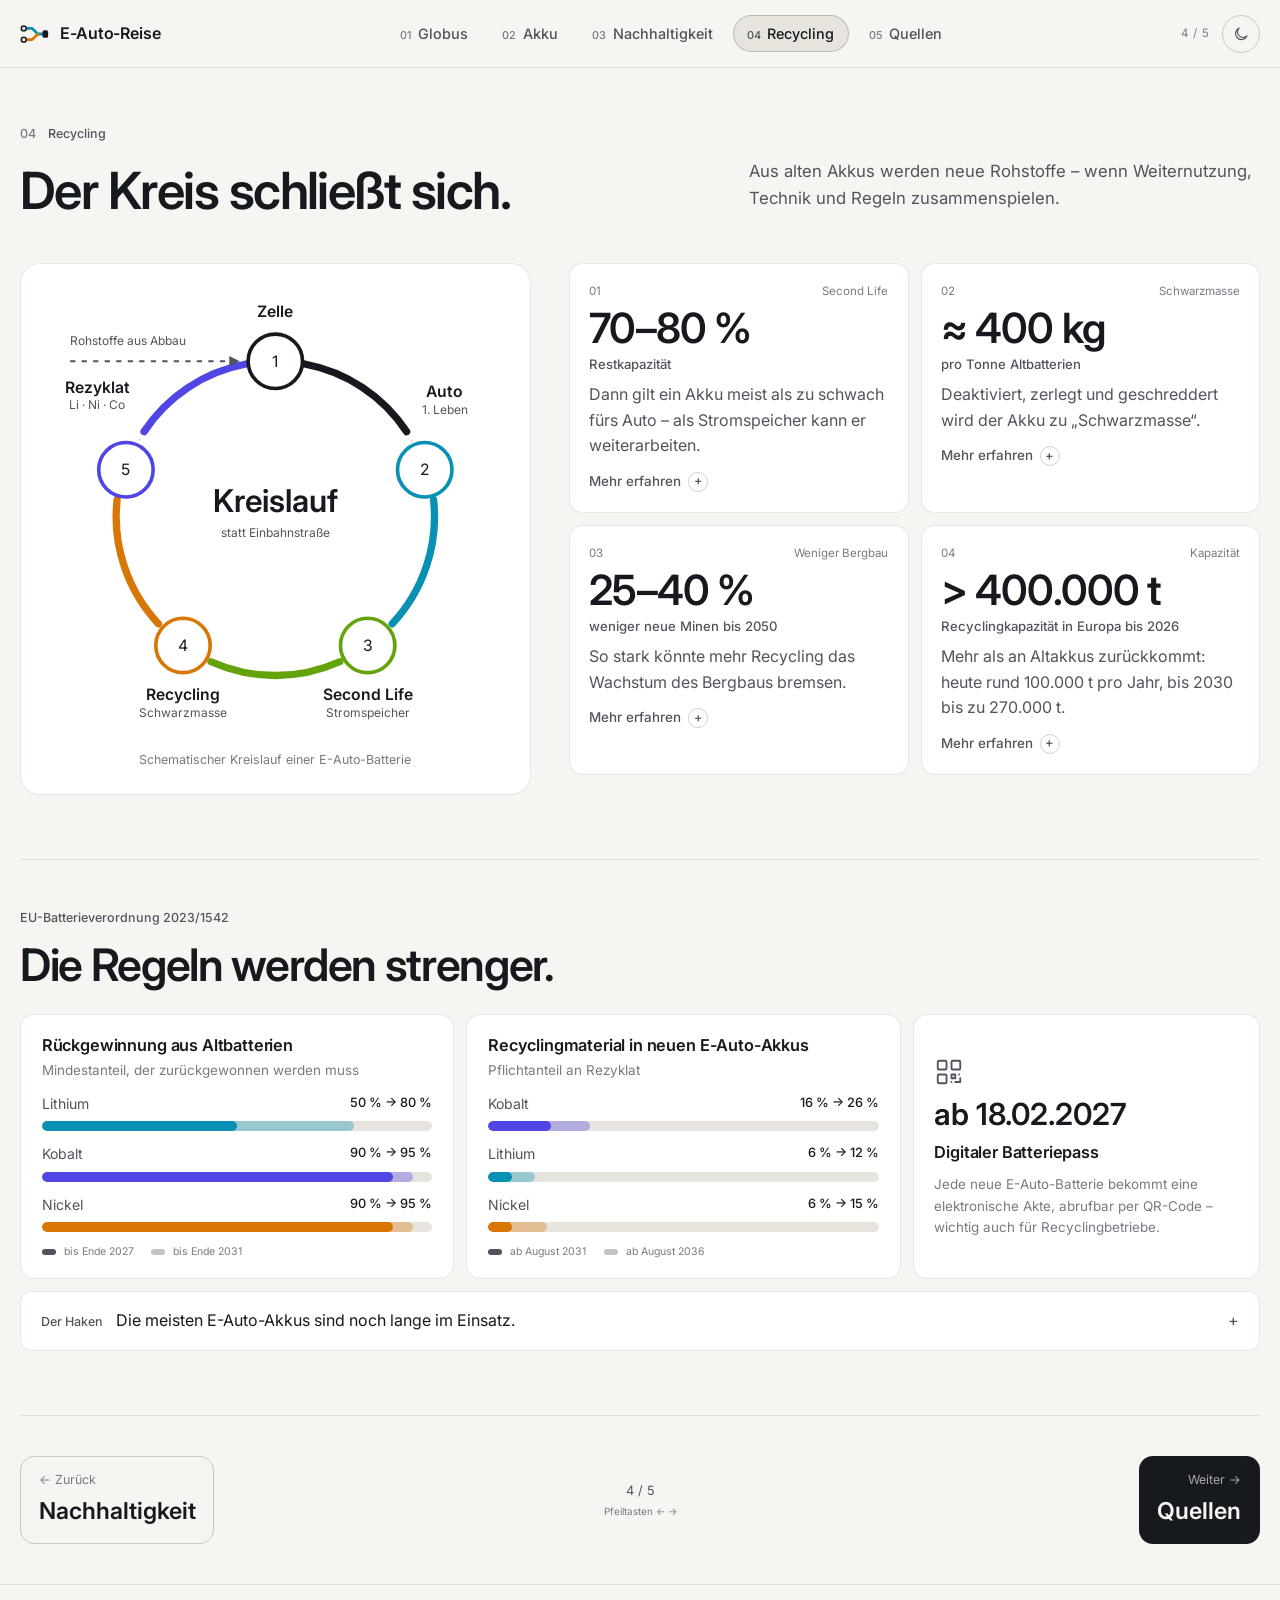
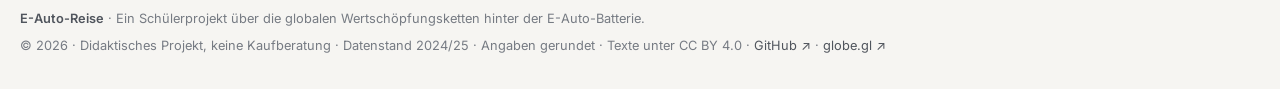
<file: recycling.html>
<!DOCTYPE html>
<html lang="de">
<head>
  <meta charset="utf-8">
  <meta name="viewport" content="width=device-width, initial-scale=1, viewport-fit=cover">
  <meta name="description" content="Batterie-Recycling: Second Life, Schwarzmasse, EU-Recyclingquoten und Batteriepass – belegt mit Primärquellen.">
  <meta name="theme-color" content="#0a0d12" media="(prefers-color-scheme: dark)">
  <meta name="theme-color" content="#f6f5f2" media="(prefers-color-scheme: light)">
  <meta name="color-scheme" content="dark light">
  <script>try{var t=localStorage.getItem("theme");if(t==="light"||t==="dark")document.documentElement.setAttribute("data-theme",t)}catch(e){}</script>
  <title>Batterie-Recycling – E-Auto-Reise</title>

  <link rel="icon" href="assets/favicon.svg" type="image/svg+xml">
  <link rel="preconnect" href="https://fonts.googleapis.com">
  <link rel="preconnect" href="https://fonts.gstatic.com" crossorigin>
  <link href="https://fonts.googleapis.com/css2?family=Inter:wght@400;500;600;700&display=swap" rel="stylesheet">
  <link rel="stylesheet" href="css/styles.css">
</head>
<body data-page="4">
  <a class="skip-link" href="#main">Zum Inhalt springen</a>

  <header class="site-header">
    <div class="wrap header-inner">
      <a class="brand" href="index.html" aria-label="E-Auto-Reise – zur Startseite">
        <span class="brand-mark" aria-hidden="true">
          <svg viewBox="0 0 32 32" fill="none">
            <path d="M4 10h9l6 6h9" stroke="#22d3ee" stroke-width="3" stroke-linecap="round" stroke-linejoin="round"/>
            <path d="M4 22h9l6-6" stroke="#f59e0b" stroke-width="3" stroke-linecap="round" stroke-linejoin="round"/>
            <circle cx="4" cy="10" r="2.6" fill="#0a0d12" stroke="#ece8df" stroke-width="1.6"/>
            <circle cx="4" cy="22" r="2.6" fill="#0a0d12" stroke="#ece8df" stroke-width="1.6"/>
            <rect x="24" y="12" width="6" height="8" rx="2" fill="#ece8df"/>
          </svg>
        </span>
        <span class="brand-text">E-Auto-Reise</span>
      </a>

      <nav class="site-nav" aria-label="Hauptnavigation">
        <a href="index.html"><span class="nav-num">01</span>Globus</a>
        <a href="akku.html"><span class="nav-num">02</span>Akku</a>
        <a href="nachhaltigkeit.html"><span class="nav-num">03</span>Nachhaltigkeit</a>
        <a href="recycling.html" aria-current="page"><span class="nav-num">04</span>Recycling</a>
        <a href="quellen.html"><span class="nav-num">05</span>Quellen</a>
      </nav>

      <div class="header-tools">
        <span class="header-progress" aria-hidden="true">4 / 5</span>
        <button class="theme-toggle" type="button" data-theme-toggle aria-label="Hell/Dunkel umschalten" title="Hell/Dunkel umschalten">
          <svg class="icon-sun" viewBox="0 0 24 24" fill="none" stroke="currentColor" stroke-width="1.6" stroke-linecap="round" aria-hidden="true"><circle cx="12" cy="12" r="4"/><path d="M12 2.5v2M12 19.5v2M4.6 4.6l1.4 1.4M18 18l1.4 1.4M2.5 12h2M19.5 12h2M4.6 19.4 6 18M18 6l1.4-1.4"/></svg>
          <svg class="icon-moon" viewBox="0 0 24 24" fill="none" stroke="currentColor" stroke-width="1.6" stroke-linecap="round" stroke-linejoin="round" aria-hidden="true"><path d="M20 14.5A8 8 0 1 1 9.5 4a6.5 6.5 0 0 0 10.5 10.5Z"/></svg>
        </button>
      </div>
    </div>
  </header>

  <main id="main" class="page">
    <section class="page-section" aria-labelledby="recycling-title">
      <div class="wrap">
        <header class="page-head" data-reveal>
          <p class="section-index"><span>04</span> Recycling</p>
          <h1 id="recycling-title">Der Kreis <em>schließt sich</em>.</h1>
          <p class="section-lead">Aus alten Akkus werden neue Rohstoffe – wenn Weiternutzung, Technik und Regeln zusammenspielen.</p>
        </header>

        <div class="components-layout recycle-layout">
          <figure class="cell-figure cycle-figure" data-reveal>
            <svg class="cycle-svg" viewBox="0 0 440 430" role="img" aria-labelledby="cycleTitle cycleDesc">
              <title id="cycleTitle">Kreislauf einer E-Auto-Batterie</title>
              <desc id="cycleDesc">Neue Rohstoffe aus dem Abbau gehen in die Zelle. Die Batterie fährt im Auto, wird danach als stationärer Speicher weitergenutzt, anschließend recycelt. Das Rezyklat mit Lithium, Nickel und Kobalt fließt zurück in neue Zellen.</desc>
              <defs>
                <path id="cycle-loop" d="M220 70 A150 150 0 1 1 219.9 70"/>
                <marker id="cyArrow" viewBox="0 0 10 10" refX="6" refY="5" markerWidth="5" markerHeight="5" orient="auto-start-reverse">
                  <path d="M0 0 L10 5 L0 10 z" fill="currentColor"/>
                </marker>
              </defs>

              <circle cx="220" cy="220" r="150" class="cy-track"/>
              <g class="cy-arcs" fill="none" stroke-width="7" stroke-linecap="round">
                <path d="M248 72.6 A150 150 0 0 1 345.4 137.2" stroke="#ece8df" style="--d:.1s"/>
                <path d="M371.2 202.6 A150 150 0 0 1 331.7 320.7" stroke="#22d3ee" style="--d:.3s"/>
                <path d="M281.4 357 A150 150 0 0 1 158.6 357" stroke="#a3e635" style="--d:.5s"/>
                <path d="M108.3 320.7 A150 150 0 0 1 68.8 202.6" stroke="#f59e0b" style="--d:.7s"/>
                <path d="M94.6 137.2 A150 150 0 0 1 192 72.6" stroke="#818cf8" style="--d:.9s"/>
              </g>

              <g class="cy-traveller" aria-hidden="true">
                <circle r="5"><animateMotion dur="12s" repeatCount="indefinite" rotate="auto"><mpath href="#cycle-loop"/></animateMotion></circle>
              </g>

              <!-- Abbau: neue Rohstoffe kommen von außen dazu -->
              <path d="M24 70 H182" class="cy-feed" marker-end="url(#cyArrow)"/>
              <text x="24" y="54" class="cy-small">Rohstoffe aus Abbau</text>

              <g class="cy-nodes">
                <circle cx="220" cy="70" r="26" stroke="#ece8df"/>
                <circle cx="362.7" cy="173.6" r="26" stroke="#22d3ee"/>
                <circle cx="308.2" cy="341.4" r="26" stroke="#a3e635"/>
                <circle cx="131.8" cy="341.4" r="26" stroke="#f59e0b"/>
                <circle cx="77.3" cy="173.6" r="26" stroke="#818cf8"/>
              </g>
              <g class="cy-num" text-anchor="middle">
                <text x="220" y="75">1</text>
                <text x="362.7" y="178.6">2</text>
                <text x="308.2" y="346.4">3</text>
                <text x="131.8" y="346.4">4</text>
                <text x="77.3" y="178.6">5</text>
              </g>
              <g class="cy-labels" text-anchor="middle">
                <text x="220" y="28">Zelle</text>
                <text x="382" y="104">Auto</text>
                <text x="382" y="120" class="cy-small">1. Leben</text>
                <text x="308.2" y="394">Second Life</text>
                <text x="308.2" y="410" class="cy-small">Stromspeicher</text>
                <text x="131.8" y="394">Recycling</text>
                <text x="131.8" y="410" class="cy-small">Schwarzmasse</text>
                <text x="50" y="100">Rezyklat</text>
                <text x="50" y="116" class="cy-small">Li · Ni · Co</text>
              </g>

              <text x="220" y="214" text-anchor="middle" class="cy-center">Kreislauf</text>
              <text x="220" y="238" text-anchor="middle" class="cy-small">statt Einbahnstraße</text>
            </svg>
            <figcaption>Schematischer Kreislauf einer E-Auto-Batterie</figcaption>
          </figure>

          <ul class="component-grid">
          <li class="component fact" style="--c:#a3e635" data-reveal>
            <div class="component-top"><span class="component-num">01</span><span class="component-chem">Second Life</span></div>
            <p class="fact-number">70–80 %</p>
            <p class="component-share">Restkapazität</p>
            <p class="component-short">Dann gilt ein Akku meist als zu schwach fürs Auto – als Stromspeicher kann er weiterarbeiten.</p>
            <details class="more">
              <summary>Mehr erfahren</summary>
              <p>Eine Studie der Uni Münster, der Fraunhofer FFB und des Berkeley Lab (Fallstudie Kalifornien) zeigt: Akkus erst als stationäre Speicher weiterzunutzen und dann zu recyceln, spart bis 2050 mehr CO₂ (rund 56 statt 48 Mio. Tonnen) als sofortiges Recycling.</p>
            </details>
          </li>
          <li class="component fact" style="--c:#f59e0b" data-reveal>
            <div class="component-top"><span class="component-num">02</span><span class="component-chem">Schwarzmasse</span></div>
            <p class="fact-number">≈ 400 kg</p>
            <p class="component-share">pro Tonne Altbatterien</p>
            <p class="component-short">Deaktiviert, zerlegt und geschreddert wird der Akku zu „Schwarzmasse“.</p>
            <details class="more">
              <summary>Mehr erfahren</summary>
              <p>Daraus werden in der Raffination Lithium, Nickel, Kobalt, Mangan und Graphit zurückgewonnen – per Hydrometallurgie (in Europa das Kernverfahren) oder Pyrometallurgie. Graphit wird im herkömmlichen Verfahren meist verbrannt.</p>
            </details>
          </li>
          <li class="component fact" style="--c:#818cf8" data-reveal>
            <div class="component-top"><span class="component-num">03</span><span class="component-chem">Weniger Bergbau</span></div>
            <p class="fact-number">25–40 %</p>
            <p class="component-share">weniger neue Minen bis 2050</p>
            <p class="component-short">So stark könnte mehr Recycling das Wachstum des Bergbaus bremsen.</p>
            <details class="more">
              <summary>Mehr erfahren</summary>
              <p>Je nach Rohstoff rund 40 % bei Kupfer und Kobalt und rund 25 % bei Lithium und Nickel (IEA, Szenario mit den angekündigten Klimazusagen der Staaten).</p>
            </details>
          </li>
          <li class="component fact" style="--c:#22d3ee" data-reveal>
            <div class="component-top"><span class="component-num">04</span><span class="component-chem">Kapazität</span></div>
            <p class="fact-number">&gt; 400.000 t</p>
            <p class="component-share">Recyclingkapazität in Europa bis 2026</p>
            <p class="component-short">Mehr als an Altakkus zurückkommt: heute rund 100.000 t pro Jahr, bis 2030 bis zu 270.000 t.</p>
            <details class="more">
              <summary>Mehr erfahren</summary>
              <p>Weltweit stehen die meisten Recyclinganlagen für Lithiumbatterien in Ostasien, vor allem in China. Europa exportiert derzeit unterm Strich sogar Schwarzmasse.</p>
            </details>
          </li>
          </ul>
        </div>

        <section class="rules" aria-labelledby="rules-title" data-reveal>
          <div class="rules-head">
            <p class="section-index">EU-Batterieverordnung 2023/1542</p>
            <h2 id="rules-title">Die Regeln <em>werden strenger</em>.</h2>
          </div>

          <div class="rules-grid">
            <article class="rule-card">
              <h3>Rückgewinnung aus Altbatterien</h3>
              <p class="rule-sub">Mindestanteil, der zurückgewonnen werden muss</p>
              <div class="quota" style="--c:#22d3ee">
                <div class="quota-head"><span>Lithium</span><strong>50 % → 80 %</strong></div>
                <div class="quota-track" role="img" aria-label="Lithium: 50 % bis Ende 2027, 80 % bis Ende 2031">
                  <span class="quota-fill quota-fill--later" style="width:80%"></span>
                  <span class="quota-fill" style="width:50%"></span>
                </div>
              </div>
              <div class="quota" style="--c:#818cf8">
                <div class="quota-head"><span>Kobalt</span><strong>90 % → 95 %</strong></div>
                <div class="quota-track" role="img" aria-label="Kobalt: 90 % bis Ende 2027, 95 % bis Ende 2031">
                  <span class="quota-fill quota-fill--later" style="width:95%"></span>
                  <span class="quota-fill" style="width:90%"></span>
                </div>
              </div>
              <div class="quota" style="--c:#f59e0b">
                <div class="quota-head"><span>Nickel</span><strong>90 % → 95 %</strong></div>
                <div class="quota-track" role="img" aria-label="Nickel: 90 % bis Ende 2027, 95 % bis Ende 2031">
                  <span class="quota-fill quota-fill--later" style="width:95%"></span>
                  <span class="quota-fill" style="width:90%"></span>
                </div>
              </div>
              <p class="quota-legend"><span class="key key--now"></span>bis Ende 2027 <span class="key key--later"></span>bis Ende 2031</p>
            </article>

            <article class="rule-card">
              <h3>Recyclingmaterial in neuen E-Auto-Akkus</h3>
              <p class="rule-sub">Pflichtanteil an Rezyklat</p>
              <div class="quota" style="--c:#818cf8">
                <div class="quota-head"><span>Kobalt</span><strong>16 % → 26 %</strong></div>
                <div class="quota-track" role="img" aria-label="Kobalt: 16 % ab August 2031, 26 % ab August 2036">
                  <span class="quota-fill quota-fill--later" style="width:26%"></span>
                  <span class="quota-fill" style="width:16%"></span>
                </div>
              </div>
              <div class="quota" style="--c:#22d3ee">
                <div class="quota-head"><span>Lithium</span><strong>6 % → 12 %</strong></div>
                <div class="quota-track" role="img" aria-label="Lithium: 6 % ab August 2031, 12 % ab August 2036">
                  <span class="quota-fill quota-fill--later" style="width:12%"></span>
                  <span class="quota-fill" style="width:6%"></span>
                </div>
              </div>
              <div class="quota" style="--c:#f59e0b">
                <div class="quota-head"><span>Nickel</span><strong>6 % → 15 %</strong></div>
                <div class="quota-track" role="img" aria-label="Nickel: 6 % ab August 2031, 15 % ab August 2036">
                  <span class="quota-fill quota-fill--later" style="width:15%"></span>
                  <span class="quota-fill" style="width:6%"></span>
                </div>
              </div>
              <p class="quota-legend"><span class="key key--now"></span>ab August 2031 <span class="key key--later"></span>ab August 2036</p>
            </article>

            <article class="rule-card rule-card--passport">
              <span class="passport-icon" aria-hidden="true">
                <svg viewBox="0 0 24 24" fill="none" stroke="currentColor" stroke-width="1.5" stroke-linecap="round" stroke-linejoin="round"><rect x="3" y="3" width="7" height="7" rx="1"/><rect x="14" y="3" width="7" height="7" rx="1"/><rect x="3" y="14" width="7" height="7" rx="1"/><path d="M14 14h3v3h-3zM20 14v.01M14 20h.01M17 20h4v-3"/></svg>
              </span>
              <p class="passport-date">ab 18.02.2027</p>
              <h3>Digitaler Batteriepass</h3>
              <p class="rule-sub">Jede neue E-Auto-Batterie bekommt eine elektronische Akte, abrufbar per QR-Code – wichtig auch für Recyclingbetriebe.</p>
            </article>
          </div>

          <details class="note catch">
            <summary><strong>Der Haken</strong> Die meisten E-Auto-Akkus sind noch lange im Einsatz.</summary>
            <p>
              Nur mit Altbatterien aus europäischen Autos käme 2030 erst rund 3 % Lithium-Rezyklat zusammen –
              gefordert sind ab 2031 6 %. Erst nach 2035 kommen große Mengen Altfahrzeuge ins Recycling; 2040
              wären es rund 20 %. Bis dahin muss Rezyklat auch aus anderen Quellen kommen. Trotzdem gilt:
              Eine lange Lebensdauer der Batterie ist aus Umweltsicht besser, auch wenn sie das Rezyklat verzögert.
              Die EU-Kommission hat die Recyclingziele 2026 überprüft und hält sie weiterhin für angemessen.
            </p>
          </details>
        </section>
      </div>
    </section>

    <nav class="pager wrap" aria-label="Rundgang">
        <a class="pager-link pager-link--prev" href="nachhaltigkeit.html" rel="prev" data-pager="prev"><span>← Zurück</span><strong>Nachhaltigkeit</strong></a>
        <span class="pager-count">4 / 5<small>Pfeiltasten ← →</small></span>
        <a class="pager-link pager-link--next" href="quellen.html" rel="next" data-pager="next"><span>Weiter →</span><strong>Quellen</strong></a>
    </nav>
  </main>

  <footer class="site-footer">
    <div class="wrap footer-inner">
      <p class="footer-about"><strong>E-Auto-Reise</strong> · Ein Schülerprojekt über die globalen Wertschöpfungsketten hinter der E-Auto-Batterie.</p>
      <p class="footer-meta">
        © <span id="year">2026</span> · Didaktisches Projekt, keine Kaufberatung · Datenstand 2024/25 · Angaben gerundet · Texte unter CC BY 4.0 ·
        <a href="https://github.com/cokonut19/E-Auto-Reise" target="_blank" rel="noopener">GitHub ↗</a> ·
        <a href="https://globe.gl" target="_blank" rel="noopener">globe.gl ↗</a>
      </p>
    </div>
  </footer>

  <nav class="tabbar" aria-label="Seiten">
    <a href="index.html"><svg viewBox="0 0 24 24" fill="none" stroke="currentColor" stroke-width="1.6" stroke-linecap="round" stroke-linejoin="round" aria-hidden="true"><circle cx="12" cy="12" r="8.5"/><path d="M3.5 12h17M12 3.5c2.6 2.3 3.8 5.1 3.8 8.5s-1.2 6.2-3.8 8.5c-2.6-2.3-3.8-5.1-3.8-8.5s1.2-6.2 3.8-8.5Z"/></svg><span>Globus</span></a>
    <a href="akku.html"><svg viewBox="0 0 24 24" fill="none" stroke="currentColor" stroke-width="1.6" stroke-linecap="round" stroke-linejoin="round" aria-hidden="true"><rect x="3" y="7" width="15.5" height="10" rx="2.2"/><path d="M21 10.5v3"/><path d="M7 10v4M10.5 10v4"/></svg><span>Akku</span></a>
    <a href="nachhaltigkeit.html"><svg viewBox="0 0 24 24" fill="none" stroke="currentColor" stroke-width="1.6" stroke-linecap="round" stroke-linejoin="round" aria-hidden="true"><path d="M20 4C12 4 5 8 5 15c0 2 .8 3.7 2.2 5C9 18 12.5 15 20 13.5V4Z"/><path d="M7 20c1-4 4-7 8-9"/></svg><span>Nachhaltig</span></a>
    <a href="recycling.html" aria-current="page"><svg viewBox="0 0 24 24" fill="none" stroke="currentColor" stroke-width="1.6" stroke-linecap="round" stroke-linejoin="round" aria-hidden="true"><path d="M20 12a8 8 0 0 1-13.7 5.6"/><path d="M4 12a8 8 0 0 1 13.7-5.6"/><path d="M18 3v3.6h-3.6M6 21v-3.6h3.6"/></svg><span>Recycling</span></a>
    <a href="quellen.html"><svg viewBox="0 0 24 24" fill="none" stroke="currentColor" stroke-width="1.6" stroke-linecap="round" stroke-linejoin="round" aria-hidden="true"><path d="M5 4.5A1.5 1.5 0 0 1 6.5 3H19v15H6.5A1.5 1.5 0 0 0 5 19.5v-15Z"/><path d="M5 19.5A1.5 1.5 0 0 0 6.5 21H19v-3"/><path d="M9 7.5h6M9 11h4"/></svg><span>Quellen</span></a>
  </nav>

  <noscript>
    <div class="noscript-banner">
      JavaScript ist deaktiviert. Die Inhalte sind lesbar, der interaktive Globus und die Filter benötigen jedoch JavaScript.
    </div>
  </noscript>

  <script src="js/app.js" defer></script>
</body>
</html>
</file>
<file: css/styles.css>
/* =========================================================
   E-Auto-Reise – Design system & layout
   Dark & light theme · transit-map motif · mobile-first
   ========================================================= */

:root {
  color-scheme: dark;
  --bg: #0a0d12;
  --bg-2: #0e1219;
  --surface: #121720;
  --surface-2: #171d28;
  --line: rgba(236, 232, 223, 0.09);
  --line-strong: rgba(236, 232, 223, 0.18);
  --text: #ece8df;
  --muted: #a3a6ab;
  --dim: #71757d;

  --li: #22d3ee;
  --co: #818cf8;
  --ni: #f59e0b;
  --gr: #a3e635;

  --lvl-low: #a3e635;
  --lvl-medium: #e8c46a;
  --lvl-high: #f59e0b;
  --lvl-critical: #fb7185;

  --frame: #e8b86a;
  --header-bg: rgba(10, 13, 18, 0.86);
  --tabbar-bg: rgba(10, 13, 18, 0.94);

  --font-display: "Inter", ui-sans-serif, system-ui, -apple-system, "Segoe UI", sans-serif;
  --font-body: "Inter", ui-sans-serif, system-ui, -apple-system, "Segoe UI", sans-serif;
  --font-mono: "Inter", ui-sans-serif, system-ui, -apple-system, "Segoe UI", sans-serif;

  --wrap: 1240px;
  --header-h: 68px;
  --radius: 14px;
  --radius-sm: 12px;
  --ease: cubic-bezier(0.2, 0.7, 0.2, 1);
}

/* ---------- Reset ---------- */

*,
*::before,
*::after { box-sizing: border-box; }

html {
  scroll-behavior: smooth;
  scroll-padding-top: calc(var(--header-h) + 12px);
  -webkit-text-size-adjust: 100%;
}

body {
  margin: 0;
  overflow-x: hidden;
  background: var(--bg);
  color: var(--text);
  font-family: var(--font-body);
  font-size: 16px;
  line-height: 1.6;
  -webkit-font-smoothing: antialiased;
  text-rendering: optimizeLegibility;
}

::selection { background: rgba(34, 211, 238, 0.32); color: #fff; }

img, svg, canvas { display: block; max-width: 100%; }

h1, h2, h3, h4, p, figure, blockquote, dl, dd { margin: 0; }

ul, ol { margin: 0; padding: 0; list-style: none; }

a { color: inherit; text-decoration: none; }

button { font: inherit; color: inherit; }

em { font-style: italic; }

:focus-visible {
  outline: 2px solid var(--li);
  outline-offset: 3px;
  border-radius: 6px;
}

[hidden] { display: none !important; }

.wrap {
  width: min(calc(100% - 2rem), var(--wrap));
  margin-inline: auto;
}

.sr-only {
  position: absolute !important;
  width: 1px !important;
  height: 1px !important;
  padding: 0 !important;
  margin: -1px !important;
  overflow: hidden !important;
  clip: rect(0, 0, 0, 0) !important;
  white-space: nowrap !important;
  border: 0 !important;
}

.skip-link {
  position: fixed;
  top: 0.75rem;
  left: 0.75rem;
  z-index: 1000;
  padding: 0.65rem 1rem;
  border-radius: 10px;
  background: var(--text);
  color: var(--bg);
  font-weight: 600;
  transform: translateY(-180%);
  transition: transform 0.2s var(--ease);
}

.skip-link:focus { transform: translateY(0); }

/* ---------- Typography helpers ---------- */

h1, h2, .footer-title {
  font-family: var(--font-display);
  font-weight: 600;
  letter-spacing: -0.03em;
  line-height: 1.08;
}

h1 em, h2 em, .footer-title em {
  font-style: normal;
  color: inherit;
}

h3 {
  font-family: var(--font-body);
  font-weight: 600;
  letter-spacing: -0.01em;
  line-height: 1.25;
}

.eyebrow,
.section-index {
  display: inline-flex;
  align-items: center;
  gap: 0.75rem;
  color: var(--muted);
  font-family: var(--font-mono);
  font-size: 0.78rem;
  font-weight: 500;
}

.section-index span { color: var(--dim); }

/* ---------- Buttons ---------- */

.button {
  display: inline-flex;
  align-items: center;
  justify-content: center;
  gap: 0.55rem;
  min-height: 48px;
  padding: 0.75rem 1.3rem;
  border: 1px solid transparent;
  border-radius: 999px;
  font-size: 0.95rem;
  font-weight: 600;
  line-height: 1;
  white-space: nowrap;
  cursor: pointer;
  transition: transform 0.2s var(--ease), background 0.2s ease, border-color 0.2s ease, color 0.2s ease;
}

.button svg { width: 18px; height: 18px; transition: transform 0.2s var(--ease); }

.button--primary { background: var(--text); color: var(--bg); }
.button--primary:hover { background: color-mix(in srgb, var(--text) 85%, var(--bg)); transform: translateY(-1px); }
.button--primary:hover svg { transform: translateX(3px); }

.button--ghost { border-color: var(--line-strong); color: var(--text); }
.button--ghost:hover { border-color: var(--text); }

/* =========================================================
   Header (desktop) & tab bar (mobile)
   ========================================================= */

.site-header {
  position: sticky;
  top: 0;
  z-index: 100;
  height: var(--header-h);
  border-bottom: 1px solid var(--line);
  background: var(--header-bg);
  backdrop-filter: blur(14px) saturate(140%);
  -webkit-backdrop-filter: blur(14px) saturate(140%);
}

.header-inner {
  display: flex;
  align-items: center;
  justify-content: space-between;
  gap: 1rem;
  height: 100%;
}

.brand {
  display: inline-flex;
  align-items: center;
  gap: 0.65rem;
  font-weight: 600;
  letter-spacing: -0.01em;
}

.brand-mark svg { width: 30px; height: 30px; }

.site-nav { display: none; }

.site-nav a {
  position: relative;
  display: inline-flex;
  align-items: baseline;
  gap: 0.4rem;
  padding: 0.45rem 0.9rem;
  border-radius: 999px;
  color: var(--muted);
  font-size: 0.9rem;
  font-weight: 500;
  transition: color 0.2s ease, background 0.2s ease;
}

.site-nav a:hover { color: var(--text); background: var(--surface); }

.site-nav a[aria-current="page"] {
  color: var(--text);
  background: var(--surface-2);
  box-shadow: inset 0 0 0 1px var(--line-strong);
}

.nav-num {
  color: var(--dim);
  font-family: var(--font-mono);
  font-size: 0.68rem;
}

.site-nav a[aria-current="page"] .nav-num { color: var(--muted); }

.header-progress {
  color: var(--dim);
  font-family: var(--font-mono);
  font-size: 0.72rem;
  letter-spacing: 0.08em;
}

.tabbar {
  position: fixed;
  left: 0;
  right: 0;
  bottom: 0;
  z-index: 150;
  display: grid;
  grid-template-columns: repeat(5, 1fr);
  gap: 0.2rem;
  padding: 0.4rem 0.5rem calc(0.4rem + env(safe-area-inset-bottom));
  border-top: 1px solid var(--line-strong);
  background: var(--tabbar-bg);
  backdrop-filter: blur(16px) saturate(140%);
  -webkit-backdrop-filter: blur(16px) saturate(140%);
}

.tabbar a {
  position: relative;
  display: grid;
  justify-items: center;
  gap: 0.18rem;
  padding: 0.4rem 0 0.3rem;
  border-radius: 12px;
  color: var(--dim);
  font-size: 0.64rem;
  font-weight: 500;
  white-space: nowrap;
  transition: color 0.2s ease, background 0.2s ease;
}

.tabbar svg { width: 23px; height: 23px; }

.tabbar a[aria-current="page"] { color: var(--text); background: var(--surface); }

.tabbar a[aria-current="page"]::before {
  content: "";
  position: absolute;
  top: -0.42rem;
  width: 28px;
  height: 2px;
  border-radius: 2px;
  background: var(--text);
}

body { padding-bottom: calc(70px + env(safe-area-inset-bottom)); }

@media (min-width: 900px) {
  .site-nav { display: flex; gap: 0.35rem; }
  .tabbar { display: none; }
  body { padding-bottom: 0; }
}

/* =========================================================
   Page scaffolding
   ========================================================= */

.page-section { padding: clamp(2rem, 5vw, 3.5rem) 0 clamp(2.5rem, 5vw, 4rem); }

.page-head {
  display: grid;
  gap: 0.9rem;
  margin-bottom: clamp(1.75rem, 4vw, 2.75rem);
}

.page-head h1 {
  max-width: 20ch;
  font-size: clamp(2rem, 5vw, 3.2rem);
}

.section-head h2,
.routes-copy h2 {
  font-size: clamp(2rem, 5vw, 3.2rem);
}

.section-lead {
  max-width: 36rem;
  color: var(--muted);
  font-size: 1.05rem;
}

@media (min-width: 960px) {
  .page-head {
    grid-template-columns: minmax(0, 1.3fr) minmax(0, 1fr);
    grid-template-areas: "index index" "title lead";
    align-items: end;
    column-gap: 4rem;
  }
  .page-head .section-index { grid-area: index; }
  .page-head h1 { grid-area: title; }
  .page-head .section-lead { grid-area: lead; padding-bottom: 0.4rem; }
}

/* ---------- "Mehr erfahren" disclosure ---------- */

.more summary,
.note summary {
  list-style: none;
  cursor: pointer;
}

.more summary::-webkit-details-marker,
.note summary::-webkit-details-marker,
.impact-list summary::-webkit-details-marker { display: none; }

.more summary {
  display: inline-flex;
  align-items: center;
  gap: 0.45rem;
  padding: 0.3rem 0;
  color: var(--muted);
  font-size: 0.84rem;
  font-weight: 500;
  transition: color 0.2s ease;
}

.more summary::after {
  content: "+";
  display: inline-grid;
  place-items: center;
  width: 20px;
  height: 20px;
  border: 1px solid var(--line-strong);
  border-radius: 50%;
  font-family: var(--font-mono);
  font-size: 0.8rem;
  line-height: 1;
  transition: transform 0.25s var(--ease);
}

.more[open] summary::after { content: "–"; }

.more summary:hover { color: var(--text); }

.more > :not(summary) { margin-top: 0.6rem; }

.more p { color: var(--muted); font-size: 0.92rem; }

/* =========================================================
   Start page (Globus)
   ========================================================= */

.start { padding: clamp(1.5rem, 4vw, 2.5rem) 0 clamp(2rem, 4vw, 3rem); }

.start-head {
  display: grid;
  gap: 1rem;
  margin-bottom: clamp(1.25rem, 3vw, 2rem);
}

.start-head h1 {
  margin-top: 0.5rem;
  font-size: clamp(2.6rem, 7vw, 4.4rem);
  line-height: 1;
}

.start-side { display: grid; gap: 1rem; }

.start-lead {
  max-width: 30rem;
  color: var(--muted);
  font-size: clamp(1.02rem, 1.5vw, 1.15rem);
}

.stats {
  display: grid;
  grid-template-columns: repeat(3, auto);
  justify-content: start;
  gap: 0 1.5rem;
}

.stat {
  display: flex;
  flex-direction: column-reverse;
  gap: 0.1rem;
}

.stat + .stat { padding-left: 1.5rem; border-left: 1px solid var(--line); }

.stat dd {
  font-family: var(--font-display);
  font-weight: 600;
  font-size: clamp(1.6rem, 3vw, 2.1rem);
  line-height: 1;
}

.stat dt {
  color: var(--dim);
  font-family: var(--font-mono);
  font-size: 0.78rem;
}

@media (min-width: 960px) {
  .start-head {
    grid-template-columns: minmax(0, 1fr) minmax(0, 1fr);
    align-items: end;
    column-gap: 4rem;
  }
  .start-side { padding-bottom: 0.5rem; }
}

/* ---------- Routes block ---------- */

.routes { border-top: 1px solid var(--line); }

.routes-layout {
  display: grid;
  gap: 1.75rem;
  align-items: center;
}

.routes-copy { display: grid; gap: 0.9rem; }

@media (min-width: 1000px) {
  .routes-layout { grid-template-columns: minmax(0, 0.8fr) minmax(0, 1.2fr); gap: 4rem; }
}

/* ---------- Route map ---------- */

.route-map {
  padding: clamp(1rem, 2.4vw, 1.6rem);
  border: 1px solid var(--line);
  border-radius: calc(var(--radius) + 6px);
  background: var(--bg-2);
}

.route-map-head {
  display: flex;
  justify-content: space-between;
  gap: 1rem;
  padding-bottom: 0.9rem;
  margin-bottom: 0.6rem;
  border-bottom: 1px dashed var(--line-strong);
  color: var(--muted);
  font-family: var(--font-mono);
  font-size: 0.78rem;
}

.route-map-year { color: var(--dim); }

.route-map-svg { width: 100%; height: auto; overflow: visible; }

.route-map figcaption {
  margin-top: 0.6rem;
  color: var(--dim);
  font-family: var(--font-mono);
  font-size: 0.7rem;
}

.rm-line {
  stroke-dasharray: 700;
  stroke-dashoffset: 700;
  animation: rm-draw 1.6s var(--ease) forwards;
  animation-delay: var(--d, 0s);
}

.rm-line--out { stroke-width: 9; }

@keyframes rm-draw { to { stroke-dashoffset: 0; } }

.rm-stations circle { fill: var(--bg); stroke-width: 3.5; }

.rm-labels text {
  fill: var(--text);
  font-family: var(--font-body);
  font-size: 16px;
  font-weight: 600;
}

.rm-el { font-family: var(--font-mono); font-weight: 500; }

.rm-sub,
.rm-labels .rm-sub,
.rm-cities text {
  fill: var(--muted);
  font-family: var(--font-mono);
  font-size: 12px;
  font-weight: 400;
  letter-spacing: 0.02em;
}

.rm-hub { fill: var(--bg); stroke: var(--text); stroke-width: 3.5; }

.rm-hub-label {
  fill: var(--text);
  font-family: var(--font-display);
  font-weight: 600;
  font-size: 19px;
}

.rm-cell rect:first-child { fill: var(--bg); stroke: var(--text); stroke-width: 3; }

.rm-cell-cap { fill: var(--text); }

.rm-travellers { display: none; }

@media (max-width: 600px) {
  .rm-labels text { font-size: 19px; }
  .rm-sub,
  .rm-labels .rm-sub,
  .rm-cities text { font-size: 14px; }
  .rm-hub-label { font-size: 22px; }
}

/* =========================================================
   Akku
   ========================================================= */

.components-layout {
  display: grid;
  gap: clamp(1.5rem, 3vw, 2.5rem);
  align-items: start;
}

.cell-figure {
  padding: clamp(1rem, 3vw, 1.5rem);
  border: 1px solid var(--line);
  border-radius: calc(var(--radius) + 6px);
  background: var(--bg-2);
}

.cell-svg { width: 100%; height: auto; }

.cell-figure figcaption {
  margin-top: 0.8rem;
  color: var(--dim);
  font-family: var(--font-mono);
  font-size: 0.78rem;
  text-align: center;
}

.layer { transition: opacity 0.3s ease; }

.layer-frame { fill: none; stroke: var(--frame); stroke-width: 3; }

.layer-edge { fill: none; stroke-width: 1.6; }

.layer-label,
.layer-tag {
  font-family: var(--font-mono);
  font-size: 12px;
}

.layer-label { fill: var(--frame); }

.layer-tag { fill: var(--text); }

.tag-bg { fill: var(--bg-2); stroke: var(--line-strong); stroke-width: 1; }

.nowrap { white-space: nowrap; }

.ion { opacity: 0.85; }

@keyframes ion-shuttle {
  0%, 100% { transform: translateY(-26px); }
  50% { transform: translateY(26px); }
}

/* Highlight the matching layer when a tile is hovered / focused */
.components-layout:has(.component:is(:hover, :focus-within)) .layer { opacity: 0.22; }
.components-layout:has([data-layer="kathode"]:is(:hover, :focus-within)) .layer--kathode,
.components-layout:has([data-layer="anode"]:is(:hover, :focus-within)) .layer--anode,
.components-layout:has([data-layer="elektrolyt"]:is(:hover, :focus-within)) .layer--elektrolyt,
.components-layout:has([data-layer="gehaeuse"]:is(:hover, :focus-within)) .layer--gehaeuse { opacity: 1; }

.component-grid {
  display: grid;
  gap: 0.75rem;
}

.component {
  position: relative;
  display: grid;
  align-content: start;
  gap: 0.45rem;
  padding: 1.15rem 1.2rem 0.9rem;
  border: 1px solid var(--line);
  border-radius: var(--radius);
  background: var(--bg-2);
  transition: border-color 0.25s ease, background 0.25s ease;
}

.component:hover,
.component:focus-within {
  border-color: var(--line-strong);
  background: var(--surface);
}

.component-top {
  display: flex;
  justify-content: space-between;
  font-family: var(--font-mono);
  font-size: 0.72rem;
}

.component-num { color: var(--dim); }
.component-chem { color: var(--dim); }

.component h2 {
  font-family: var(--font-display);
  font-size: 1.35rem;
  font-weight: 600;
  letter-spacing: -0.02em;
  line-height: 1.15;
}

.component-share { color: var(--dim); font-size: 0.82rem; }

.component-share strong {
  color: var(--text);
  font-family: var(--font-display);
  font-size: 1.35rem;
  font-weight: 600;
}

.component-short { color: var(--muted); }

.tag-list { display: flex; flex-wrap: wrap; gap: 0.4rem; }

.tag-list li {
  padding: 0.22rem 0.6rem;
  border: 1px solid var(--line-strong);
  border-radius: 999px;
  color: var(--muted);
  font-size: 0.75rem;
}

.note {
  margin-top: clamp(1.5rem, 3vw, 2rem);
  padding: 1rem 1.25rem;
  border: 1px solid var(--line);
  border-radius: var(--radius-sm);
  background: var(--bg-2);
}

.note summary {
  display: flex;
  flex-wrap: wrap;
  align-items: baseline;
  gap: 0.3rem 0.8rem;
  color: var(--text);
}

.note summary::after {
  content: "+";
  margin-left: auto;
  color: var(--muted);
  font-family: var(--font-mono);
}

.note[open] summary::after { content: "–"; }

.note strong {
  color: var(--muted);
  font-family: var(--font-mono);
  font-size: 0.78rem;
  font-weight: 500;
}

.note p { margin-top: 0.6rem; color: var(--muted); }

@media (min-width: 640px) {
  .component-grid { grid-template-columns: repeat(2, 1fr); }
}

@media (min-width: 1000px) {
  .components-layout { grid-template-columns: minmax(0, 0.85fr) minmax(0, 1.15fr); }
  .cell-figure { position: sticky; top: calc(var(--header-h) + 1.5rem); }
}

/* =========================================================
   Recycling
   ========================================================= */

.cycle-svg { width: 100%; height: auto; color: var(--muted); overflow: visible; }

.cy-track { fill: none; stroke: var(--line-strong); stroke-width: 1.5; stroke-dasharray: 2 7; }

.cy-arcs path {
  stroke-dasharray: 200;
  stroke-dashoffset: 200;
  animation: rm-draw 1.2s var(--ease) forwards;
  animation-delay: var(--d, 0s);
}

.cy-traveller { display: none; }

.cy-feed { fill: none; stroke: var(--muted); stroke-width: 2; stroke-dasharray: 5 6; }

.cy-nodes circle { fill: var(--bg-2); stroke-width: 3.5; }

.cy-num text { fill: var(--text); font-family: var(--font-mono); font-size: 15px; }

.cy-labels text {
  fill: var(--text);
  font-family: var(--font-body);
  font-size: 15px;
  font-weight: 600;
}

.cy-small,
.cy-labels .cy-small {
  fill: var(--muted);
  font-family: var(--font-mono);
  font-size: 11.5px;
  font-weight: 400;
}

.cy-center {
  fill: var(--text);
  font-family: var(--font-display);
  font-weight: 600;
  font-size: 30px;
}

@media (max-width: 600px) {
  .cy-labels text { font-size: 18px; }
  .cy-small, .cy-labels .cy-small { font-size: 13.5px; }
}

.fact-number {
  font-family: var(--font-display);
  font-weight: 600;
  font-size: clamp(2.1rem, 4vw, 2.6rem);
  letter-spacing: -0.02em;
  line-height: 1;
}

.fact .component-share { margin-top: -0.15rem; color: var(--muted); font-weight: 500; }

.rules {
  margin-top: clamp(2.5rem, 6vw, 4rem);
  padding-top: clamp(2rem, 5vw, 3rem);
  border-top: 1px solid var(--line);
}

.rules-head { display: grid; gap: 0.8rem; margin-bottom: 1.5rem; }

.rules-head h2 { font-size: clamp(1.9rem, 4.5vw, 2.8rem); }

.rules-grid { display: grid; gap: 0.75rem; }

.rule-card {
  display: grid;
  align-content: start;
  gap: 0.75rem;
  padding: 1.3rem 1.3rem 1.1rem;
  border: 1px solid var(--line);
  border-radius: var(--radius);
  background: var(--bg-2);
}

.rule-card h3 { font-size: 1.02rem; }

.rule-sub { margin-top: -0.5rem; color: var(--dim); font-size: 0.84rem; }

.quota { display: grid; gap: 0.35rem; }

.quota-head { display: flex; justify-content: space-between; gap: 1rem; font-size: 0.88rem; }
.quota-head span { color: var(--muted); }
.quota-head strong { font-family: var(--font-mono); font-size: 0.8rem; font-weight: 500; }

.quota-track {
  position: relative;
  height: 10px;
  overflow: hidden;
  border-radius: 999px;
  background: var(--surface-2);
}

.quota-fill {
  position: absolute;
  inset: 0 auto 0 0;
  border-radius: inherit;
  background: var(--c);
  animation: grow 1s var(--ease);
  transform-origin: left;
}

.quota-fill--later { opacity: 0.35; }

.quota-legend {
  display: flex;
  flex-wrap: wrap;
  align-items: center;
  gap: 0.35rem 0.5rem;
  color: var(--dim);
  font-family: var(--font-mono);
  font-size: 0.66rem;
}

.key { display: inline-block; width: 14px; height: 6px; border-radius: 3px; background: var(--muted); }
.key--later { margin-left: 0.6rem; opacity: 0.35; }

.rule-card--passport {
  align-content: center;
  border-color: var(--line);
  background: var(--bg-2);
}

.rule-card--passport .rule-sub { margin-top: 0; }

.passport-icon { width: 30px; height: 30px; color: var(--muted); }

.passport-date {
  font-family: var(--font-display);
  font-weight: 600;
  font-size: 1.9rem;
  line-height: 1;
}

.catch { margin-top: 0.75rem; }

.inline-link { display: inline-block; margin-top: 0.35rem; color: var(--text); font-weight: 500; text-decoration: underline; text-decoration-color: var(--line-strong); text-underline-offset: 3px; }
.inline-link:hover { text-decoration-color: var(--text); }

@media (min-width: 900px) {
  .rules-grid { grid-template-columns: 1fr 1fr 0.8fr; }
}

/* =========================================================
   02 Globus
   ========================================================= */

.globe-toolbar {
  display: flex;
  flex-wrap: wrap;
  align-items: center;
  justify-content: space-between;
  gap: 0.9rem;
  margin-bottom: 1rem;
}

.filter-list {
  display: flex;
  gap: 0.4rem;
  overflow-x: auto;
  scrollbar-width: none;
  max-width: 100%;
  padding: 0.3rem;
  border: 1px solid var(--line);
  border-radius: 999px;
  background: var(--bg-2);
}

.filter-list::-webkit-scrollbar { display: none; }

.filter-btn {
  --dot: var(--text);
  display: inline-flex;
  align-items: center;
  gap: 0.5rem;
  min-height: 40px;
  padding: 0.35rem 0.95rem 0.35rem 0.4rem;
  border: 0;
  border-radius: 999px;
  background: transparent;
  color: var(--muted);
  font-size: 0.88rem;
  font-weight: 500;
  white-space: nowrap;
  cursor: pointer;
  transition: background 0.2s ease, color 0.2s ease;
}

.filter-btn:hover { color: var(--text); background: var(--surface); }

.filter-btn.is-active { background: var(--surface-2); color: var(--text); box-shadow: inset 0 0 0 1px var(--line-strong); }

.filter-sym {
  display: inline-grid;
  place-items: center;
  width: 30px;
  height: 30px;
  border-radius: 8px;
  background: color-mix(in srgb, var(--dot) 16%, transparent);
  color: var(--dot);
  font-family: var(--font-mono);
  font-size: 0.8rem;
  font-weight: 500;
}

.filter-btn[data-filter="all"] .filter-sym { color: var(--text); background: var(--surface-2); }

.filter-btn.is-active .filter-sym { background: var(--dot); color: var(--bg); }

.globe-status {
  display: inline-flex;
  align-items: center;
  gap: 0.5rem;
  color: var(--dim);
  font-family: var(--font-mono);
  font-size: 0.72rem;
}

.status-dot {
  width: 7px;
  height: 7px;
  border-radius: 50%;
  background: var(--gr);
  box-shadow: 0 0 0 4px color-mix(in srgb, var(--gr) 18%, transparent);
}

.globe-status[data-state="loading"] .status-dot { background: var(--lvl-medium); animation: pulse 1.2s ease-in-out infinite; box-shadow: 0 0 0 4px rgba(232, 196, 106, 0.14); }
.globe-status[data-state="error"] .status-dot { background: var(--lvl-critical); box-shadow: 0 0 0 4px rgba(251, 113, 133, 0.14); }

@keyframes pulse { 50% { opacity: 0.35; } }

.globe-shell {
  display: grid;
  overflow: hidden;
  border: 1px solid var(--line-strong);
  border-radius: calc(var(--radius) + 6px);
  background: #03060c;
}

.globe-stage {
  position: relative;
  height: clamp(360px, 58svh, 520px);
  overflow: hidden;
  background: radial-gradient(circle at 50% 50%, #0b1526 0%, #03060c 70%);
}

#globeViz { position: absolute; inset: 0; }

#globeViz canvas { outline: none; }

.globe-loading,
.globe-fallback {
  position: absolute;
  inset: 0;
  z-index: 3;
  display: grid;
  place-content: center;
  justify-items: center;
  gap: 0.5rem;
  padding: 2rem;
  text-align: center;
  background: rgba(3, 6, 12, 0.7);
}

.globe-loading p { font-weight: 600; }
.globe-loading small, .globe-fallback p { max-width: 28rem; color: var(--muted); font-size: 0.88rem; }

.spinner {
  width: 34px;
  height: 34px;
  margin-bottom: 0.4rem;
  border: 2px solid var(--line-strong);
  border-top-color: var(--li);
  border-radius: 50%;
  animation: spin 0.9s linear infinite;
}

@keyframes spin { to { transform: rotate(360deg); } }

.fallback-icon { width: 42px; height: 42px; color: var(--muted); }
.globe-fallback h3 { font-size: 1.1rem; }

.globe-legend,
.globe-hint,
.globe-corner {
  position: absolute;
  z-index: 2;
  color: var(--muted);
  font-family: var(--font-mono);
  font-size: 0.66rem;
  pointer-events: none;
}

.globe-legend {
  left: 0.9rem;
  bottom: 0.9rem;
  display: grid;
  gap: 0.35rem;
  padding: 0.65rem 0.8rem;
  border: 1px solid var(--line);
  border-radius: 10px;
  background: rgba(3, 6, 12, 0.72);
  backdrop-filter: blur(8px);
}

.legend-row { display: flex; align-items: center; gap: 0.5rem; }

.legend-dot { width: 9px; height: 9px; border-radius: 50%; }
.legend-dot--mine { background: var(--text); box-shadow: 0 0 0 3px rgba(236, 232, 223, 0.18); }
.legend-dot--process { width: 7px; height: 7px; margin-inline: 1px; border: 1.5px solid var(--text); }
.legend-line { width: 18px; height: 2px; border-radius: 2px; background: linear-gradient(90deg, transparent, var(--text)); }

.globe-hint { right: 0.9rem; bottom: 0.9rem; display: none; }

.globe-corner {
  top: 0.9rem;
  left: 0.9rem;
  padding: 0.35rem 0.6rem;
  border: 1px solid var(--line);
  border-radius: 999px;
  background: rgba(3, 6, 12, 0.72);
}

@media (min-width: 700px) {
  .globe-hint { display: block; }
}

/* ---------- Detail panel ---------- */

.globe-panel {
  position: relative;
  max-height: none;
  padding: 1.4rem;
  border-top: 1px solid var(--line-strong);
  background: var(--bg-2);
  overflow-y: auto;
  scrollbar-width: thin;
  scrollbar-color: var(--line-strong) transparent;
}

.panel-content { display: grid; gap: 1rem; }

.panel-kicker {
  color: var(--muted);
  font-family: var(--font-mono);
  font-size: 0.78rem;
  font-weight: 500;
}

.panel-top { display: flex; align-items: center; justify-content: space-between; gap: 0.75rem; }

.panel-badge {
  padding: 0.2rem 0.55rem;
  border: 1px solid var(--line-strong);
  border-radius: 999px;
  color: var(--muted);
  font-size: 0.7rem;
}

.panel-title {
  font-family: var(--font-display);
  font-size: clamp(1.45rem, 2.4vw, 1.75rem);
  font-weight: 600;
  letter-spacing: -0.02em;
  line-height: 1.12;
}

.panel-lead { color: var(--muted); font-size: 0.92rem; }

.panel-note { color: var(--dim); font-size: 0.78rem; }
.panel-note a { color: var(--text); text-decoration: underline; }

.panel-back {
  display: inline-flex;
  margin-bottom: 1rem;
  padding: 0.35rem 0.75rem;
  border: 1px solid var(--line-strong);
  border-radius: 999px;
  background: transparent;
  color: var(--muted);
  font-size: 0.78rem;
  cursor: pointer;
  transition: color 0.2s ease, border-color 0.2s ease;
}

.panel-back:hover { color: var(--text); border-color: var(--text); }

.panel-loading-lines { display: grid; gap: 0.6rem; }
.panel-loading-lines span {
  height: 52px;
  border-radius: var(--radius-sm);
  background: linear-gradient(90deg, var(--surface) 0%, var(--surface-2) 50%, var(--surface) 100%);
  background-size: 200% 100%;
  animation: shimmer 1.4s linear infinite;
}

@keyframes shimmer { to { background-position: -200% 0; } }

.overview-list,
.site-list { display: grid; gap: 0.5rem; }

.overview-item,
.site-item {
  --dot: var(--text);
  display: grid;
  grid-template-columns: auto 1fr auto;
  align-items: center;
  gap: 0.8rem;
  width: 100%;
  padding: 0.75rem 0.85rem;
  border: 1px solid var(--line);
  border-radius: var(--radius-sm);
  background: var(--surface);
  text-align: left;
  cursor: pointer;
  transition: border-color 0.2s ease, background 0.2s ease, transform 0.2s var(--ease);
}

.overview-item:hover,
.site-item:hover {
  border-color: color-mix(in srgb, var(--dot) 60%, transparent);
  background: var(--surface-2);
}

.overview-item:hover .overview-arrow,
.site-item:hover .site-arrow { transform: translateX(3px); color: var(--dot); }

.overview-dot,
.site-dot {
  display: inline-grid;
  place-items: center;
  width: 34px;
  height: 34px;
  border-radius: 9px;
  background: color-mix(in srgb, var(--dot) 16%, transparent);
  color: var(--dot);
  font-family: var(--font-mono);
  font-size: 0.82rem;
  font-weight: 500;
}

.site-dot::before { content: ""; width: 9px; height: 9px; border-radius: 50%; background: var(--dot); }

.overview-copy,
.site-copy { display: grid; gap: 0.05rem; min-width: 0; }

.overview-copy strong,
.site-copy strong { font-size: 0.95rem; font-weight: 600; }

.overview-copy small,
.site-copy small { color: var(--muted); font-size: 0.78rem; }

.overview-arrow,
.site-arrow { color: var(--dim); transition: transform 0.2s var(--ease), color 0.2s ease; }

.panel-callout {
  display: grid;
  gap: 0.35rem;
  padding: 1rem 1.1rem;
  border: 1px solid var(--line);
  border-radius: var(--radius-sm);
  background: var(--surface);
}

.panel-callout span {
  color: var(--muted);
  font-family: var(--font-mono);
  font-size: 0.78rem;
}

.panel-callout p { color: var(--muted); font-size: 0.86rem; }

/* Route */
.route-viz {
  --dot: var(--text);
  display: grid;
  padding: 1rem;
  border: 1px solid var(--line);
  border-radius: var(--radius-sm);
  background: var(--surface);
}

.route-step { display: grid; grid-template-columns: 18px 1fr; gap: 0.75rem; align-items: center; }

.route-step span:not(.route-marker) {
  display: block;
  color: var(--dim);
  font-family: var(--font-mono);
  font-size: 0.78rem;
}

.route-step strong { font-size: 0.9rem; font-weight: 600; }

.route-marker {
  width: 16px;
  height: 16px;
  border: 3px solid var(--dot);
  border-radius: 50%;
  background: var(--bg);
}

.route-marker--process { border-radius: 5px; border-color: var(--text); }

.route-connector {
  width: 4px;
  height: 26px;
  margin: 0.2rem 0 0.2rem 6px;
  border-radius: 4px;
  background: linear-gradient(var(--dot), var(--text));
}

/* Share meter */
.share-meter { --dot: var(--text); display: grid; gap: 0.5rem; }

.share-meter-head { display: flex; justify-content: space-between; align-items: baseline; }
.share-meter-head span { color: var(--muted); font-size: 0.8rem; }
.share-meter-head strong { font-family: var(--font-display); font-size: 1.5rem; font-weight: 600; }

.share-meter-track {
  height: 8px;
  overflow: hidden;
  border-radius: 999px;
  background: var(--surface-2);
}

.share-meter-fill {
  display: block;
  height: 100%;
  border-radius: inherit;
  background: var(--dot);
  animation: grow 0.9s var(--ease);
  transform-origin: left;
}

@keyframes grow { from { transform: scaleX(0); } }

.data-grid { display: grid; grid-template-columns: 1fr 1fr; gap: 0.5rem; }

.data-item {
  display: grid;
  gap: 0.15rem;
  padding: 0.8rem 0.9rem;
  border: 1px solid var(--line);
  border-radius: var(--radius-sm);
}

.data-item span { color: var(--dim); font-size: 0.72rem; }
.data-item strong { font-size: 1.05rem; font-weight: 600; }

.detail-block { display: grid; gap: 0.3rem; }
.detail-block h4 {
  color: var(--text);
  font-family: var(--font-mono);
  font-size: 0.78rem;
  font-weight: 500;
}
.detail-block p { color: var(--muted); font-size: 0.88rem; }

.badge-row,
.panel-tags { display: flex; flex-wrap: wrap; gap: 0.4rem; }

.panel-tags span {
  padding: 0.25rem 0.6rem;
  border-radius: 6px;
  background: var(--surface-2);
  color: var(--muted);
  font-size: 0.74rem;
}

.panel-sources {
  display: grid;
  gap: 0.4rem;
  padding-top: 1rem;
  border-top: 1px solid var(--line);
}

.panel-sources > span {
  color: var(--dim);
  font-family: var(--font-mono);
  font-size: 0.78rem;
}

.panel-sources a { color: var(--text); font-size: 0.84rem; text-decoration: underline; text-decoration-color: var(--line-strong); text-underline-offset: 3px; }
.panel-sources a:hover { text-decoration-color: var(--text); }

.error-command {
  display: grid;
  gap: 0.35rem;
  padding: 0.9rem;
  border: 1px solid var(--line);
  border-radius: var(--radius-sm);
  background: var(--surface);
}

.error-command span { color: var(--dim); font-size: 0.72rem; }
.error-command code, .panel-lead code { font-family: var(--font-mono); font-size: 0.85rem; color: var(--li); }

.globe-footnote {
  display: flex;
  flex-wrap: wrap;
  justify-content: space-between;
  gap: 0.6rem 1.5rem;
  margin-top: 1rem;
  color: var(--dim);
  font-family: var(--font-mono);
  font-size: 0.72rem;
}

.globe-footnote a { color: var(--muted); }
.globe-footnote a:hover { color: var(--text); }

@media (min-width: 1000px) {
  .globe-shell { grid-template-columns: minmax(0, 1fr) 380px; }
  .globe-stage { height: clamp(540px, calc(100svh - 330px), 760px); }
  .globe-panel { max-height: clamp(540px, calc(100svh - 330px), 760px); border-top: 0; border-left: 1px solid var(--line-strong); padding: 1.6rem; }
}

/* ---------- globe.gl labels & tooltip ---------- */

.globe-label-anchor { position: relative; width: 0; height: 0; pointer-events: none; }

.globe-label {
  position: absolute;
  left: 0;
  bottom: 10px;
  display: inline-flex;
  align-items: center;
  gap: 0.35rem;
  padding: 0.22rem 0.5rem;
  transform: translateX(-50%);
  border: 1px solid color-mix(in srgb, var(--label-color) 50%, transparent);
  border-radius: 6px;
  background: rgba(3, 6, 12, 0.88);
  color: var(--text);
  font-family: var(--font-mono);
  font-size: 0.78rem;
  font-weight: 500;
  line-height: 1.1;
  white-space: nowrap;
  cursor: pointer;
  pointer-events: auto;
  transition: border-color 0.2s ease, background 0.2s ease;
}

.globe-label:hover { border-color: var(--label-color); background: rgba(14, 18, 25, 0.98); }
.globe-label:focus-visible { outline: 2px solid var(--label-color); outline-offset: 3px; }

.globe-label__dot { width: 6px; height: 6px; border-radius: 50%; background: var(--label-color); }

@media (max-width: 639px) {
  .globe-label { bottom: 7px; padding: 0.16rem 0.36rem; font-size: 0.55rem; }
  .globe-label__dot { width: 4px; height: 4px; }
}

.scene-tooltip,
.float-tooltip-kap {
  z-index: 1000 !important;
  max-width: min(280px, 80vw) !important;
  padding: 0 !important;
  border: 0 !important;
  background: transparent !important;
  box-shadow: none !important;
  color: inherit !important;
  font-family: var(--font-body) !important;
  pointer-events: none !important;
}

.globe-tooltip {
  display: grid;
  gap: 0.28rem;
  max-width: 280px;
  padding: 0.75rem 0.85rem;
  border: 1px solid var(--line-strong);
  border-radius: 12px;
  background: rgba(10, 13, 18, 0.95);
  box-shadow: 0 18px 40px rgba(0, 0, 0, 0.45);
}

.globe-tooltip__type {
  font-family: var(--font-mono);
  font-size: 0.78rem;
  font-weight: 500;
}

.globe-tooltip strong { color: var(--text); font-family: var(--font-display); font-size: 1rem; font-weight: 500; line-height: 1.2; }
.globe-tooltip__meta { color: var(--muted); font-size: 0.7rem; }
.globe-tooltip p { margin-top: 0.15rem; color: var(--muted); font-size: 0.72rem; line-height: 1.5; }
.globe-tooltip em { margin-top: 0.2rem; color: var(--text); font-family: var(--font-mono); font-size: 0.6rem; font-style: normal; }

/* =========================================================
   03 Nachhaltigkeit
   ========================================================= */

.level {
  --lvl: var(--lvl-medium);
  --n: 2;
  display: inline-flex;
  align-items: center;
  gap: 3px;
  color: var(--lvl);
  font-family: var(--font-mono);
  font-size: 0.68rem;
  font-weight: 500;
  white-space: nowrap;
}

.level i {
  width: 5px;
  height: 12px;
  border-radius: 2px;
  background: var(--line-strong);
}

.level i:nth-child(4) { margin-right: 0.35rem; }
.level i:nth-child(-n+1) { background: var(--lvl); }
.level--medium i:nth-child(-n+2),
.level--high i:nth-child(-n+3),
.level--critical i:nth-child(-n+4) { background: var(--lvl); }

.level--low { --lvl: var(--lvl-low); }
.level--medium { --lvl: var(--lvl-medium); }
.level--high { --lvl: var(--lvl-high); }
.level--critical { --lvl: var(--lvl-critical); }

.badge-row .level {
  padding: 0.3rem 0.6rem;
  border: 1px solid var(--line);
  border-radius: 999px;
}

.level-key {
  display: flex;
  flex-wrap: wrap;
  align-items: center;
  gap: 0.6rem 1.4rem;
  margin-bottom: 1.5rem;
  color: var(--dim);
  font-family: var(--font-mono);
  font-size: 0.78rem;
}

.level-key .level { letter-spacing: 0; text-transform: none; }

.impact-grid { display: grid; gap: 1rem; }

.impact-column {
  display: grid;
  align-content: start;
  gap: 0.75rem;
  padding: clamp(1.25rem, 3vw, 1.6rem);
  border: 1px solid var(--line);
  border-radius: var(--radius);
  background: var(--bg-2);
}

.impact-header { display: flex; align-items: center; gap: 0.7rem; }

.impact-icon { width: 22px; height: 22px; color: var(--muted); }

.impact-tag {
  color: var(--muted);
  font-family: var(--font-mono);
  font-size: 0.78rem;
  font-weight: 500;
}

.impact-column h2 {
  font-family: var(--font-display);
  font-size: 1.85rem;
  font-weight: 600;
  letter-spacing: -0.02em;
}

.impact-intro { color: var(--muted); font-size: 0.92rem; }

.impact-list { display: grid; }

.impact-list li { border-top: 1px solid var(--line); }

.impact-list summary {
  display: flex;
  align-items: center;
  gap: 0.75rem;
  padding: 0.85rem 0;
  list-style: none;
  cursor: pointer;
}

.impact-list summary strong { flex: 1; font-size: 0.98rem; font-weight: 600; }

.impact-list summary::after {
  content: "+";
  display: inline-grid;
  place-items: center;
  width: 20px;
  height: 20px;
  border: 1px solid var(--line-strong);
  border-radius: 50%;
  color: var(--muted);
  font-family: var(--font-mono);
  font-size: 0.8rem;
  line-height: 1;
  flex: none;
}

.impact-list details[open] summary::after { content: "–"; color: var(--text); }

.impact-list summary:hover strong { color: var(--muted); }

.impact-list p { padding-bottom: 0.9rem; color: var(--muted); font-size: 0.9rem; }

.impact-list li:last-child details:not([open]) summary { padding-bottom: 0; }

@media (min-width: 960px) {
  .impact-grid { grid-template-columns: repeat(3, 1fr); }
}

.verdict {
  display: grid;
  gap: 1.5rem;
  margin-top: clamp(1.75rem, 4vw, 2.5rem);
  padding: clamp(1.5rem, 4vw, 2.25rem);
  border: 1px solid var(--line);
  border-radius: var(--radius);
  background: var(--bg-2);
}

.verdict-side { display: grid; gap: 0.75rem; align-content: center; }

.verdict-chips { display: flex; flex-wrap: wrap; gap: 0.5rem; }

.verdict-chips li {
  padding: 0.5rem 0.9rem;
  border: 1px solid var(--line-strong);
  border-radius: 999px;
  background: var(--bg-2);
  font-size: 0.92rem;
  font-weight: 500;
}

@media (min-width: 900px) {
  .verdict { grid-template-columns: 1.1fr 1fr; gap: 3rem; align-items: center; }
}

.verdict-kicker {
  margin-bottom: 0.75rem;
  color: var(--muted);
  font-family: var(--font-mono);
  font-size: 0.78rem;
}

.verdict blockquote {
  max-width: 30ch;
  font-family: var(--font-display);
  font-size: clamp(1.7rem, 4vw, 2.6rem);
  font-weight: 600;
  letter-spacing: -0.02em;
  line-height: 1.12;
}

.verdict blockquote::before { content: "„"; }
.verdict blockquote::after { content: "“"; }

.verdict-text { max-width: 40rem; color: var(--muted); font-size: 0.95rem; }

.level-key-hint { margin-left: auto; letter-spacing: 0.04em; text-transform: none; }

@media (max-width: 639px) { .level-key-hint { width: 100%; margin-left: 0; } }

/* =========================================================
   04 Quellen
   ========================================================= */

.source-grid { display: grid; gap: 1rem; }

.source-card {
  position: relative;
  display: grid;
  align-content: start;
  gap: 0.5rem;
  padding: 1.4rem;
  border: 1px solid var(--line);
  border-radius: var(--radius);
  background: var(--bg-2);
  transition: border-color 0.25s ease, transform 0.25s var(--ease);
}

.source-card:hover { border-color: var(--line-strong); }

.element {
  position: absolute;
  top: 1.1rem;
  right: 1.1rem;
  display: grid;
  place-items: center;
  width: 52px;
  height: 52px;
  border: 1px solid var(--line-strong);
  border-radius: 8px;
  color: var(--c);
}

.element b { font-family: var(--font-mono); font-size: 1.15rem; font-weight: 500; }
.element small { position: absolute; top: 3px; left: 6px; font-family: var(--font-mono); font-size: 0.58rem; opacity: 0.8; }

.source-tag {
  color: var(--dim);
  font-family: var(--font-mono);
  font-size: 0.78rem;
}

.source-number {
  margin-top: 0.6rem;
  font-family: var(--font-display);
  font-size: 3.2rem;
  font-weight: 600;
  letter-spacing: -0.03em;
  line-height: 1;
}

.source-label { color: var(--muted); font-size: 0.86rem; font-weight: 500; }

.source-bar {
  position: relative;
  display: flex;
  gap: 3px;
  height: 6px;
  margin: 0.3rem 0 0.4rem;
  border-radius: 999px;
  background: var(--surface-2);
  overflow: hidden;
}

.source-bar i { display: block; height: 100%; background: var(--c); }
.source-bar i + i { opacity: 0.45; }

.source-card p { color: var(--muted); font-size: 0.88rem; }

.source-link {
  margin-top: 0.5rem;
  padding-top: 0.8rem;
  border-top: 1px solid var(--line);
  color: var(--muted);
  font-family: var(--font-mono);
  font-size: 0.7rem;
}

.source-card:hover .source-link { color: var(--text); }

@media (min-width: 640px) { .source-grid { grid-template-columns: repeat(2, 1fr); } }
@media (min-width: 1100px) { .source-grid { grid-template-columns: repeat(4, 1fr); } }

.source-meta {
  display: grid;
  gap: 2rem;
  margin-top: clamp(2rem, 5vw, 3rem);
}

.source-meta h2 {
  margin-bottom: 0.75rem;
  color: var(--dim);
  font-family: var(--font-mono);
  font-size: 0.78rem;
  font-weight: 500;
}

.source-links { display: grid; align-content: start; }

.source-links a {
  display: grid;
  grid-template-columns: 4rem 1fr auto;
  align-items: baseline;
  gap: 0.5rem;
  padding: 0.9rem 0;
  border-top: 1px solid var(--line);
  font-size: 0.95rem;
  transition: color 0.2s ease, padding 0.2s var(--ease);
}

.source-links a:last-child { border-bottom: 1px solid var(--line); }
.source-links a > span:first-child { color: var(--dim); font-family: var(--font-mono); font-size: 0.72rem; }
.source-links a > span:last-child { color: var(--dim); }
.source-links a:hover { padding-left: 0.4rem; }
.source-links a:hover > span:last-child { color: var(--text); }

.method-note p { color: var(--muted); font-size: 0.95rem; }

@media (min-width: 900px) {
  .source-meta { grid-template-columns: 1fr 1fr; gap: 2.5rem 4rem; }
  .method-note { grid-column: 1 / -1; max-width: 48rem; }
}

/* =========================================================
   Pager (Rundgang) & footer
   ========================================================= */

.pager {
  display: grid;
  grid-template-columns: 1fr auto 1fr;
  align-items: center;
  gap: 0.75rem;
  padding: clamp(1.5rem, 4vw, 2.5rem) 0;
  border-top: 1px solid var(--line);
}

.pager-link {
  display: grid;
  gap: 0.15rem;
  padding: 0.85rem 1.1rem;
  border: 1px solid var(--line-strong);
  border-radius: var(--radius);
  transition: border-color 0.2s ease, background 0.2s ease, transform 0.2s var(--ease);
}

.pager-link span {
  color: var(--dim);
  font-family: var(--font-mono);
  font-size: 0.78rem;
}

.pager-link strong {
  font-family: var(--font-display);
  font-size: clamp(1.1rem, 2.5vw, 1.45rem);
  font-weight: 600;
}

.pager-link:hover { border-color: var(--text); background: var(--surface); }

.pager-link--prev { justify-self: start; }
.pager-link--prev:hover { transform: translateX(-3px); }

.pager-link--next {
  justify-self: end;
  text-align: right;
  border-color: transparent;
  background: var(--text);
  color: var(--bg);
}

.pager-link--next span { color: color-mix(in srgb, var(--bg) 65%, transparent); }
.pager-link--next:hover { border-color: transparent; background: color-mix(in srgb, var(--text) 85%, var(--bg)); transform: translateX(3px); }

.pager-count {
  display: grid;
  justify-items: center;
  gap: 0.15rem;
  color: var(--muted);
  font-family: var(--font-mono);
  font-size: 0.8rem;
}

.pager-count small {
  display: none;
  color: var(--dim);
  font-size: 0.62rem;
}

@media (min-width: 900px) {
  .pager-count small { display: block; }
}

.site-footer {
  padding: 1.5rem 0 2rem;
  border-top: 1px solid var(--line);
  color: var(--dim);
  font-size: 0.8rem;
}

.footer-inner { display: grid; gap: 0.4rem; }

.footer-about strong { color: var(--muted); font-weight: 600; }

.footer-meta a { color: var(--muted); }
.footer-meta a:hover { color: var(--text); }

.noscript-banner {
  position: fixed;
  left: 1rem;
  right: 1rem;
  bottom: calc(80px + env(safe-area-inset-bottom));
  z-index: 200;
  padding: 0.9rem 1.1rem;
  border: 1px solid var(--line-strong);
  border-radius: var(--radius-sm);
  background: var(--surface);
  font-size: 0.88rem;
}


/* =========================================================
   Light theme
   Follows the system setting; the header toggle stores an
   explicit choice in data-theme on <html>.
   ========================================================= */

:root[data-theme="light"] {
  color-scheme: light;
  --bg: #f6f5f2;
  --bg-2: #ffffff;
  --surface: #f0eee9;
  --surface-2: #e7e4dd;
  --line: rgba(22, 25, 30, 0.1);
  --line-strong: rgba(22, 25, 30, 0.2);
  --text: #16191e;
  --muted: #50555d;
  --dim: #767b83;

  --li: #0891b2;
  --co: #4f46e5;
  --ni: #d97706;
  --gr: #65a30d;

  --lvl-low: #65a30d;
  --lvl-medium: #b7791f;
  --lvl-high: #ea580c;
  --lvl-critical: #e11d48;

  --frame: #b7791f;
  --header-bg: rgba(246, 245, 242, 0.88);
  --tabbar-bg: rgba(255, 255, 255, 0.94);
}

@media (prefers-color-scheme: light) {
  :root:not([data-theme="dark"]) {
    color-scheme: light;
    --bg: #f6f5f2;
    --bg-2: #ffffff;
    --surface: #f0eee9;
    --surface-2: #e7e4dd;
    --line: rgba(22, 25, 30, 0.1);
    --line-strong: rgba(22, 25, 30, 0.2);
    --text: #16191e;
    --muted: #50555d;
    --dim: #767b83;

    --li: #0891b2;
    --co: #4f46e5;
    --ni: #d97706;
    --gr: #65a30d;

    --lvl-low: #65a30d;
    --lvl-medium: #b7791f;
    --lvl-high: #ea580c;
    --lvl-critical: #e11d48;

    --frame: #b7791f;
    --header-bg: rgba(246, 245, 242, 0.88);
    --tabbar-bg: rgba(255, 255, 255, 0.94);
  }
}

/* The globe stays on a dark "space" stage in both themes */
.globe-stage,
.globe-tooltip {
  --bg: #0a0d12;
  --bg-2: #0e1219;
  --surface: #121720;
  --surface-2: #171d28;
  --line: rgba(236, 232, 223, 0.09);
  --line-strong: rgba(236, 232, 223, 0.18);
  --text: #ece8df;
  --muted: #a3a6ab;
  --dim: #71757d;
  color: var(--text);
}

/* Colours written into SVG attributes / inline styles follow the theme tokens */
[stroke="#22d3ee"] { stroke: var(--li); }
[stroke="#818cf8"] { stroke: var(--co); }
[stroke="#f59e0b"] { stroke: var(--ni); }
[stroke="#a3e635"] { stroke: var(--gr); }
[stroke="#ece8df"] { stroke: var(--text); }
[fill="#22d3ee"] { fill: var(--li); }
[fill="#818cf8"] { fill: var(--co); }
[fill="#f59e0b"] { fill: var(--ni); }
[fill="#a3e635"] { fill: var(--gr); }
[fill="#ece8df"] { fill: var(--text); }
[fill="#0a0d12"] { fill: var(--bg); }

[style*="--c:#22d3ee"] { --c: var(--li) !important; }
[style*="--c:#818cf8"] { --c: var(--co) !important; }
[style*="--c:#f59e0b"] { --c: var(--ni) !important; }
[style*="--c:#a3e635"] { --c: var(--gr) !important; }
[style*="--c:#e8b86a"] { --c: var(--frame) !important; }
[style*="--c:#fb7185"] { --c: var(--lvl-critical) !important; }

[style*="--dot:#22d3ee"] { --dot: var(--li) !important; }
[style*="--dot:#818cf8"] { --dot: var(--co) !important; }
[style*="--dot:#f59e0b"] { --dot: var(--ni) !important; }
[style*="--dot:#a3e635"] { --dot: var(--gr) !important; }

[style*="color:#22d3ee"]:not([style*="-color"]) { color: var(--li) !important; }
[style*="color:#818cf8"]:not([style*="-color"]) { color: var(--co) !important; }
[style*="color:#f59e0b"]:not([style*="-color"]) { color: var(--ni) !important; }
[style*="color:#a3e635"]:not([style*="-color"]) { color: var(--gr) !important; }

/* ---------- Theme toggle ---------- */

.header-tools { display: flex; align-items: center; gap: 0.75rem; }

.theme-toggle {
  display: inline-grid;
  place-items: center;
  width: 38px;
  height: 38px;
  padding: 0;
  border: 1px solid var(--line-strong);
  border-radius: 50%;
  background: transparent;
  color: var(--muted);
  cursor: pointer;
  transition: color 0.2s ease, border-color 0.2s ease, background 0.2s ease;
}

.theme-toggle:hover { color: var(--text); border-color: var(--text); }

.theme-toggle svg { width: 18px; height: 18px; }

.theme-toggle .icon-moon { display: none; }
:root[data-theme="light"] .theme-toggle .icon-sun { display: none; }
:root[data-theme="light"] .theme-toggle .icon-moon { display: block; }

@media (prefers-color-scheme: light) {
  :root:not([data-theme="dark"]) .theme-toggle .icon-sun { display: none; }
  :root:not([data-theme="dark"]) .theme-toggle .icon-moon { display: block; }
}

/* =========================================================
   Reveal & motion
   ========================================================= */

.reveal-ready [data-reveal] {
  opacity: 0;
  transform: translateY(18px);
  transition: opacity 0.7s var(--ease), transform 0.7s var(--ease);
  transition-delay: var(--reveal-delay, 0ms);
}

.reveal-ready [data-reveal].is-visible { opacity: 1; transform: none; }

@media (prefers-reduced-motion: reduce) {
  html { scroll-behavior: auto; }
  *,
  *::before,
  *::after {
    animation-duration: 0.001ms !important;
    animation-iteration-count: 1 !important;
    transition-duration: 0.001ms !important;
  }
  .rm-line { stroke-dashoffset: 0; }
  .rm-travellers { display: none; }
}
</file>
